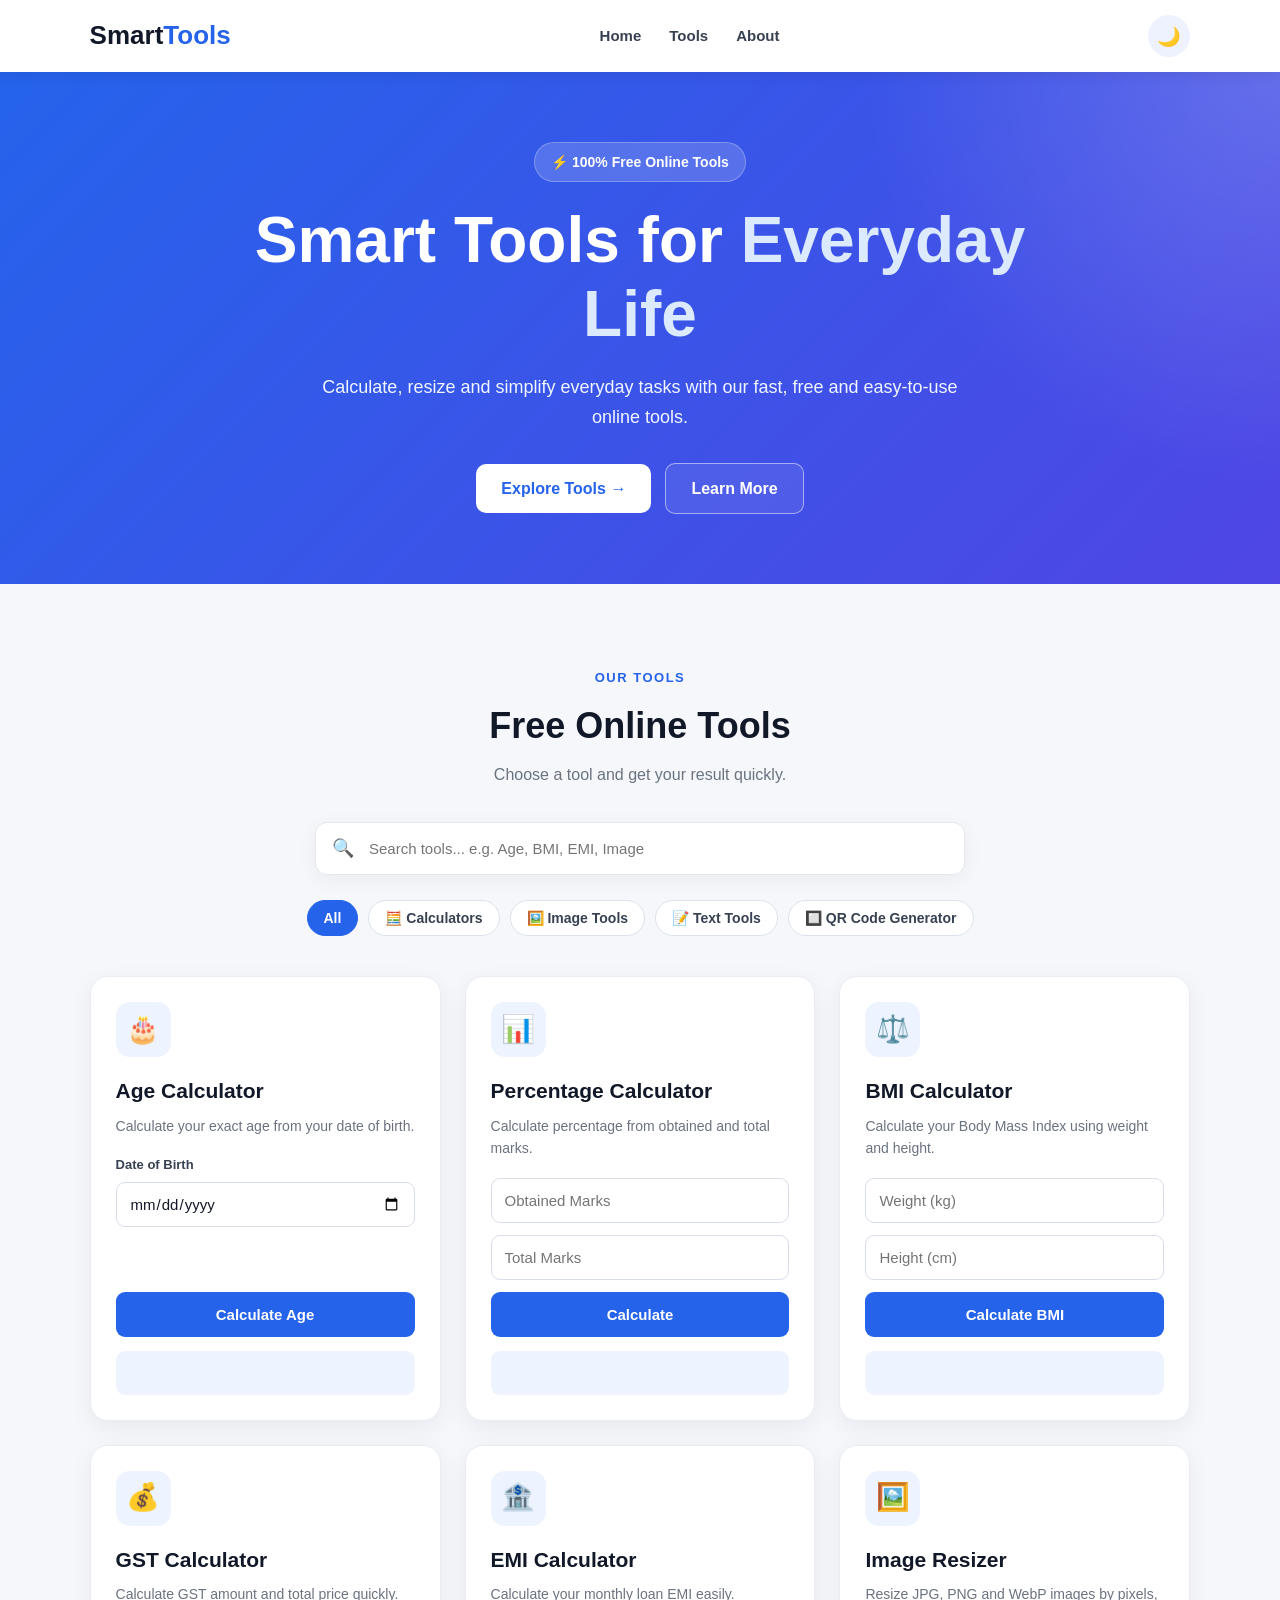
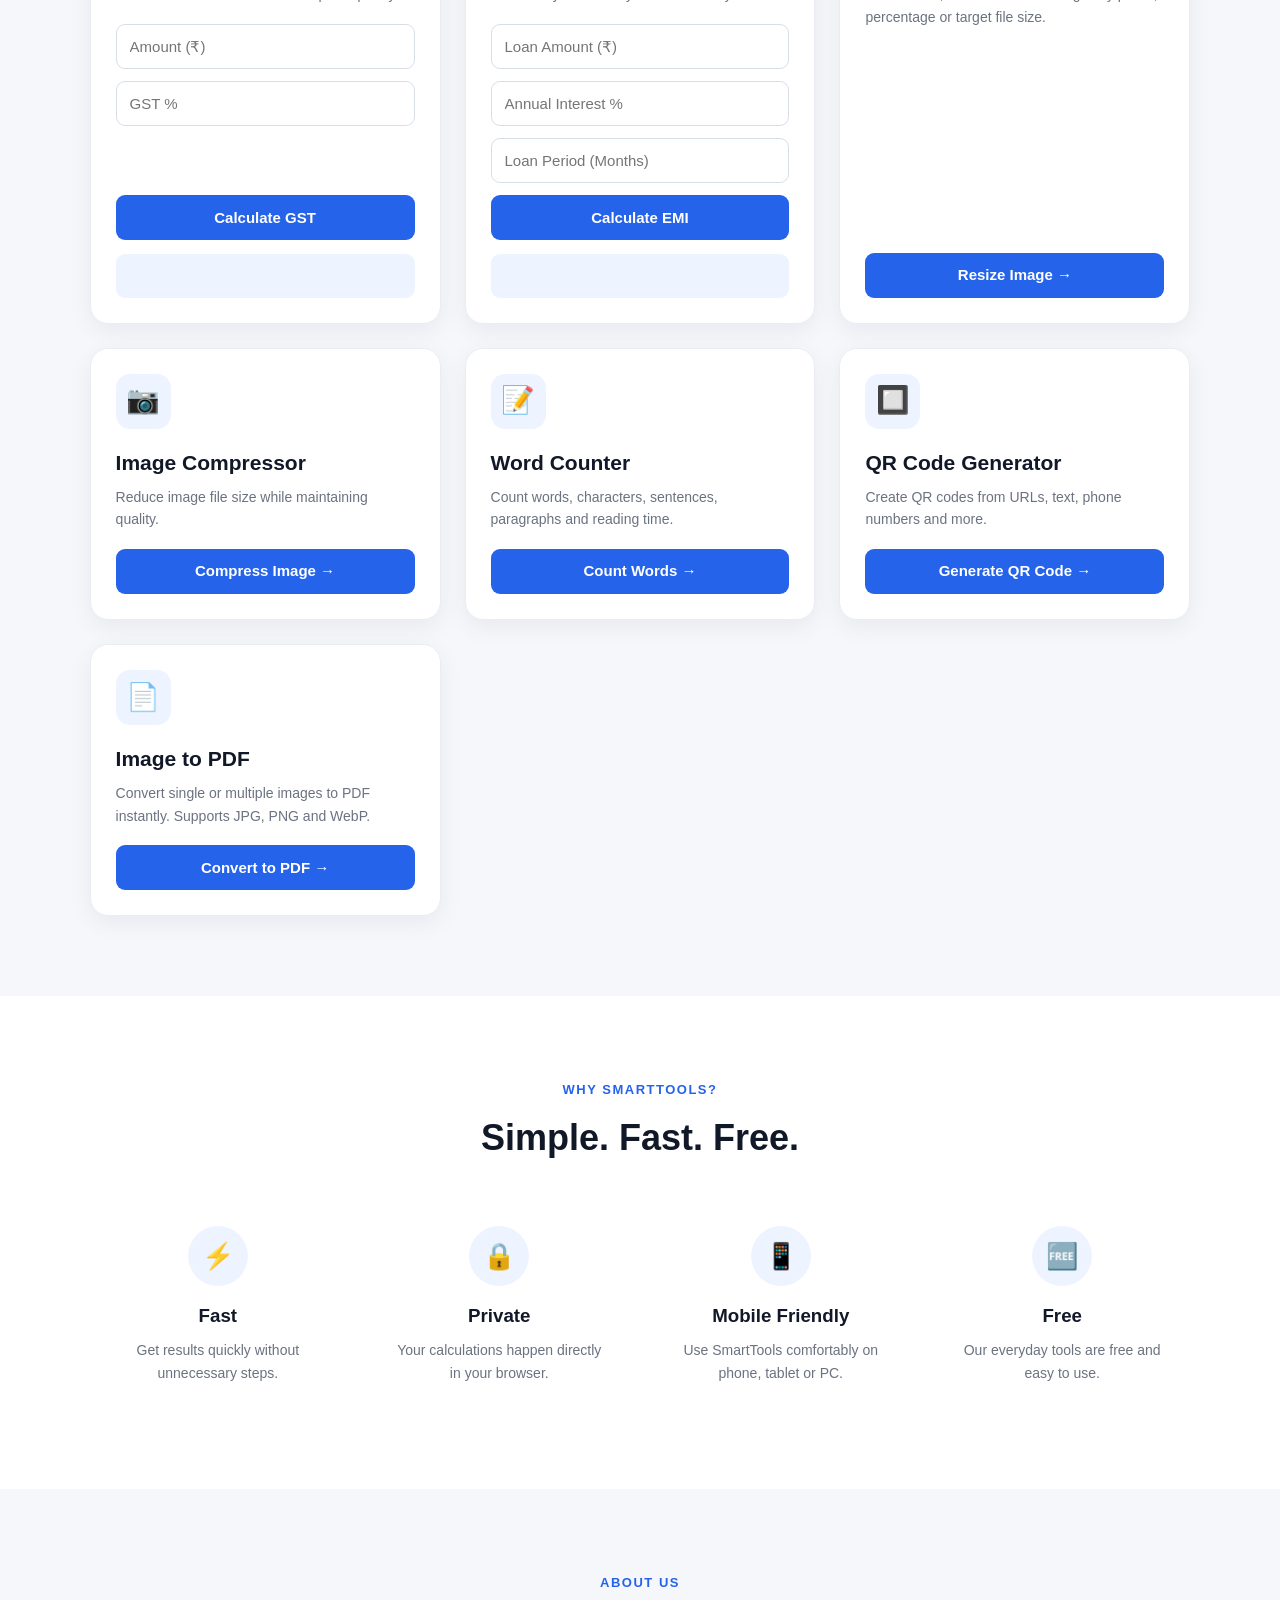
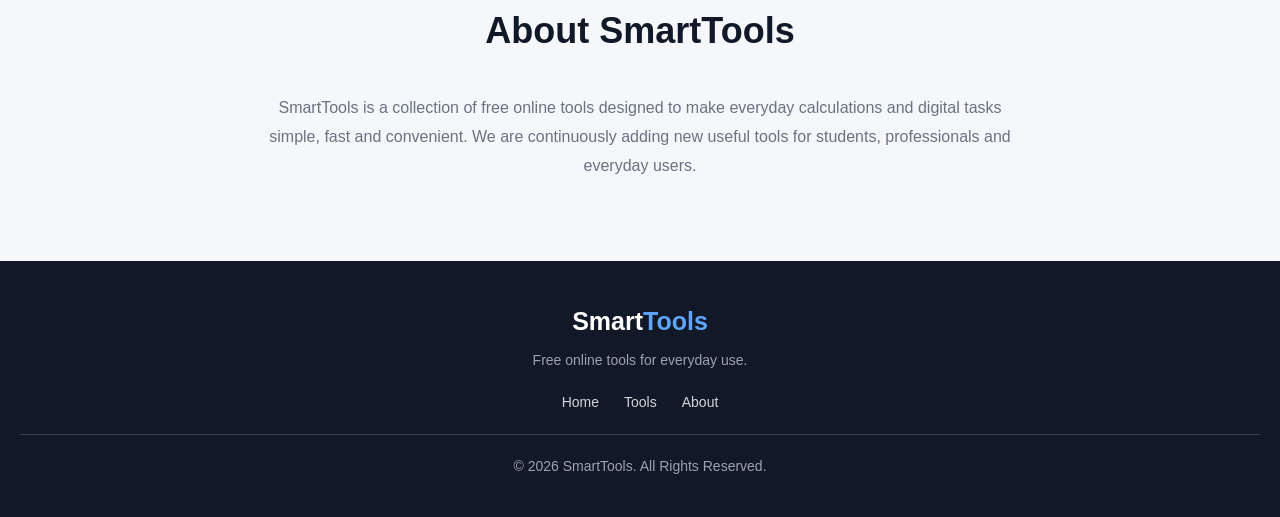
<file: index.html>
<!DOCTYPE html>
<html lang="en">
<head>
   <!-- Google tag (gtag.js) -->
<script async src="https://www.googletagmanager.com/gtag/js?id=G-3SDNC27G0D"></script>
<script>
  window.dataLayer = window.dataLayer || [];
  function gtag(){dataLayer.push(arguments);}
  gtag('js', new Date());

  gtag('config', 'G-3SDNC27G0D');
</script>
    <meta charset="UTF-8">
    <meta name="viewport" content="width=device-width, initial-scale=1.0">
    <title>SmartTools - Free Online Tools & Calculators</title>
    <meta name="description" content="SmartTools offers free online calculators and useful tools including Age Calculator, Percentage Calculator, BMI Calculator, GST Calculator, EMI Calculator and Image Resizer.">
    <meta name="keywords" content="free online tools, age calculator, percentage calculator, BMI calculator, GST calculator, EMI calculator, image resizer">
    <meta name="google-site-verification" content="vYD-FMPCi98MsYPl840Vt26KMnVEyKm_4U9jIz-tkjM"/>
    <meta name="robots" content="index, follow">
    <meta property="og:title" content="SmartTools - Free Online Tools & Calculators">
    <meta property="og:description" content="SmartTools offers free online calculators and useful tools including Age Calculator, BMI Calculator, GST Calculator, EMI Calculator and Image Resizer.">
    <meta property="og:url" content="https://satishkrsingh123.github.io/Smart-tools---Free-Online-Tools/">
    <meta property="og:type" content="website">
    <link rel="canonical" href="https://satishkrsingh123.github.io/Smart-tools---Free-Online-Tools/">
    <meta name="theme-color" content="#2563eb">
    <link rel="stylesheet" href="style.css">
</head>

<body>

    <!-- ================= HEADER ================= -->

    <header class="header">

        <a href="#home" class="logo">
            Smart<span>Tools</span>
        </a>

        <nav>
            <a href="#home">Home</a>
            <a href="#tools">Tools</a>
            <a href="#about">About</a>
        </nav>

        <button
            class="theme-btn"
            id="themeBtn"
            type="button"
            title="Toggle dark mode"
            aria-label="Toggle dark mode">
            🌙
        </button>

    </header>


    <!-- ================= HERO ================= -->

    <section class="hero" id="home">

        <div class="hero-content">

            <div class="badge">
                ⚡ 100% Free Online Tools
            </div>

            <h1>
                Smart Tools for <span>Everyday Life</span>
            </h1>

            <p>
                Calculate, resize and simplify everyday tasks
                with our fast, free and easy-to-use online tools.
            </p>

            <div class="hero-buttons">

                <a href="#tools" class="main-btn">
                    Explore Tools →
                </a>

                <a href="#about" class="secondary-btn">
                    Learn More
                </a>

            </div>

        </div>

    </section>


    <!-- ================= TOOLS ================= -->

    <section class="tools-section" id="tools">

        <div class="section-heading">

            <span>OUR TOOLS</span>

            <h2>
                Free Online Tools
            </h2>

            <p>
                Choose a tool and get your result quickly.
            </p>

        </div>


        <!-- SEARCH -->

        <div class="search-box">

            <span>🔍</span>

            <input
                type="search"
                id="toolSearch"
                placeholder="Search tools... e.g. Age, BMI, EMI, Image"
                autocomplete="off">

        </div>


        <!-- CATEGORIES -->

        <div class="categories">

            <button
                type="button"
                class="category active"
                data-category="all">
                All
            </button>

            <button
                type="button"
                class="category"
                data-category="calculator">
                🧮 Calculators
            </button>

            <button
                type="button"
                class="category"
                data-category="image">
                🖼️ Image Tools
            </button>

            <button
                type="button"
                class="category"
                data-category="text">
                📝 Text Tools
            </button>

           <button
    type="button"
    class="category"
    data-category="other">
    🔲 QR Code Generator
</button>
        </div>


        <!-- ================= TOOL CARDS ================= -->

        <div class="tools-container" id="toolsContainer">


            <!-- AGE CALCULATOR -->

            <div
                class="tool-card"
                data-category="calculator"
                data-name="age calculator">

                <div class="tool-icon">
                    🎂
                </div>

                <h3>
                    Age Calculator
                </h3>

                <p>
                    Calculate your exact age from your date of birth.
                </p>

                <label for="dob">
                    Date of Birth
                </label>

                <input
                    type="date"
                    id="dob">

                <button
                    type="button"
                    onclick="calculateAge()">
                    Calculate Age
                </button>

                <div
                    class="result"
                    id="ageResult">
                </div>

            </div>


            <!-- PERCENTAGE CALCULATOR -->

            <div
                class="tool-card"
                data-category="calculator"
                data-name="percentage calculator">

                <div class="tool-icon">
                    📊
                </div>

                <h3>
                    Percentage Calculator
                </h3>

                <p>
                    Calculate percentage from obtained and total marks.
                </p>

                <input
                    type="number"
                    id="obtained"
                    placeholder="Obtained Marks"
                    min="0">

                <input
                    type="number"
                    id="total"
                    placeholder="Total Marks"
                    min="1">

                <button
                    type="button"
                    onclick="calculatePercentage()">
                    Calculate
                </button>

                <div
                    class="result"
                    id="percentageResult">
                </div>

            </div>


            <!-- BMI CALCULATOR -->

            <div
                class="tool-card"
                data-category="calculator"
                data-name="bmi calculator">

                <div class="tool-icon">
                    ⚖️
                </div>

                <h3>
                    BMI Calculator
                </h3>

                <p>
                    Calculate your Body Mass Index using weight and height.
                </p>

                <input
                    type="number"
                    id="weight"
                    placeholder="Weight (kg)"
                    min="1">

                <input
                    type="number"
                    id="height"
                    placeholder="Height (cm)"
                    min="1">

                <button
                    type="button"
                    onclick="calculateBMI()">
                    Calculate BMI
                </button>

                <div
                    class="result"
                    id="bmiResult">
                </div>

            </div>


            <!-- GST CALCULATOR -->

            <div
                class="tool-card"
                data-category="calculator"
                data-name="gst calculator">

                <div class="tool-icon">
                    💰
                </div>

                <h3>
                    GST Calculator
                </h3>

                <p>
                    Calculate GST amount and total price quickly.
                </p>

                <input
                    type="number"
                    id="amount"
                    placeholder="Amount (₹)"
                    min="0">

                <input
                    type="number"
                    id="gst"
                    placeholder="GST %"
                    min="0">

                <button
                    type="button"
                    onclick="calculateGST()">
                    Calculate GST
                </button>

                <div
                    class="result"
                    id="gstResult">
                </div>

            </div>


            <!-- EMI CALCULATOR -->

            <div
                class="tool-card"
                data-category="calculator"
                data-name="emi calculator">

                <div class="tool-icon">
                    🏦
                </div>

                <h3>
                    EMI Calculator
                </h3>

                <p>
                    Calculate your monthly loan EMI easily.
                </p>

                <input
                    type="number"
                    id="loan"
                    placeholder="Loan Amount (₹)"
                    min="1">

                <input
                    type="number"
                    id="interest"
                    placeholder="Annual Interest %"
                    min="0">

                <input
                    type="number"
                    id="months"
                    placeholder="Loan Period (Months)"
                    min="1">

                <button
                    type="button"
                    onclick="calculateEMI()">
                    Calculate EMI
                </button>

                <div
                    class="result"
                    id="emiResult">
                </div>

            </div>


            <!-- IMAGE RESIZER -->

            <div
                class="tool-card image-tool"
                data-category="image"
                data-name="image resizer resize image photo resize">

                <div class="tool-icon">
                    🖼️
                </div>

                <h3>
                    Image Resizer
                </h3>

                <p>
                    Resize JPG, PNG and WebP images by pixels,
                    percentage or target file size.
                </p>

                <a
                    href="image-resizer.html"
                    class="tool-link">
                    Resize Image →
                </a>

            </div>

<!-- IMAGE COMPRESSOR -->

<div
    class="tool-card image-tool"
    data-category="image"
    data-name="image compressor compress image">

    <div class="tool-icon">
        📷
    </div>

    <h3>
        Image Compressor
    </h3>

    <p>
        Reduce image file size while maintaining quality.
    </p>

    <a
        href="image-compressor.html"
        class="tool-link">
        Compress Image →
    </a>

</div>

         <!-- WORD COUNTER -->

<div
    class="tool-card text-tool"
    data-category="text"
    data-name="word counter character counter text counter">

    <div class="tool-icon">
        📝
    </div>

    <h3>
        Word Counter
    </h3>

    <p>
        Count words, characters, sentences,
        paragraphs and reading time.
    </p>

    <a
        href="word-counter.html"
        class="tool-link">
        Count Words →
    </a>

</div>
           

         <!-- QR CODE GENERATOR -->

<div
    class="tool-card image-tool"
    data-category="other"
    data-name="qr code generator qr code">

    <div class="tool-icon">
        🔲
    </div>

    <h3>
        QR Code Generator
    </h3>

    <p>
        Create QR codes from URLs, text, phone numbers and more.
    </p>

    <a
        href="qr-code-generator.html"
        class="tool-link">
        Generate QR Code →
    </a>

</div>
           
        <!-- IMAGE TO PDF -->
<div
    class="tool-card image-tool"
    data-category="image"
    data-name="image to pdf convert image to pdf jpg to pdf png to pdf">

    <div class="tool-icon">
        📄
    </div>

    <h3>
        Image to PDF
    </h3>

    <p>
        Convert single or multiple images to PDF instantly. Supports JPG, PNG and WebP.
    </p>

    <a href="image-to-pdf.html" class="tool-link">
        Convert to PDF →
    </a>

</div>
            <!-- NO RESULTS -->

            <div
                class="no-results"
                id="noResults"
                style="display:none;">

                <div>
                    🔎
                </div>

                <h3>
                    No tools found
                </h3>

                <p>
                    Try another search term.
                </p>

            </div>

        </div>

    </section>


    <!-- ================= WHY SMARTTOOLS ================= -->

    <section class="why-section">

        <div class="section-heading">

            <span>
                WHY SMARTTOOLS?
            </span>

            <h2>
                Simple. Fast. Free.
            </h2>

        </div>


        <div class="features">


            <div class="feature">

                <div class="feature-icon">
                    ⚡
                </div>

                <h3>
                    Fast
                </h3>

                <p>
                    Get results quickly without unnecessary steps.
                </p>

            </div>


            <div class="feature">

                <div class="feature-icon">
                    🔒
                </div>

                <h3>
                    Private
                </h3>

                <p>
                    Your calculations happen directly in your browser.
                </p>

            </div>


            <div class="feature">

                <div class="feature-icon">
                    📱
                </div>

                <h3>
                    Mobile Friendly
                </h3>

                <p>
                    Use SmartTools comfortably on phone,
                    tablet or PC.
                </p>

            </div>


            <div class="feature">

                <div class="feature-icon">
                    🆓
                </div>

                <h3>
                    Free
                </h3>

                <p>
                    Our everyday tools are free and easy to use.
                </p>

            </div>

        </div>

    </section>


    <!-- ================= ABOUT ================= -->

    <section
        class="about"
        id="about">

        <div class="section-heading">

            <span>
                ABOUT US
            </span>

            <h2>
                About SmartTools
            </h2>

        </div>

        <p>
            SmartTools is a collection of free online tools
            designed to make everyday calculations and digital
            tasks simple, fast and convenient.
            We are continuously adding new useful tools
            for students, professionals and everyday users.
        </p>

    </section>


    <!-- ================= FOOTER ================= -->

    <footer>

        <div class="footer-logo">
            Smart<span>Tools</span>
        </div>

        <p>
            Free online tools for everyday use.
        </p>

        <div class="footer-links">

            <a href="#home">
                Home
            </a>

            <a href="#tools">
                Tools
            </a>

            <a href="#about">
                About
            </a>

        </div>

        <p class="copyright">
            © 2026 SmartTools. All Rights Reserved.
        </p>

    </footer>


    <!-- IMPORTANT:
         JavaScript अब अलग script.js से load होगा -->

    <script src="script.js"></script>

</body>

</html>
</file>
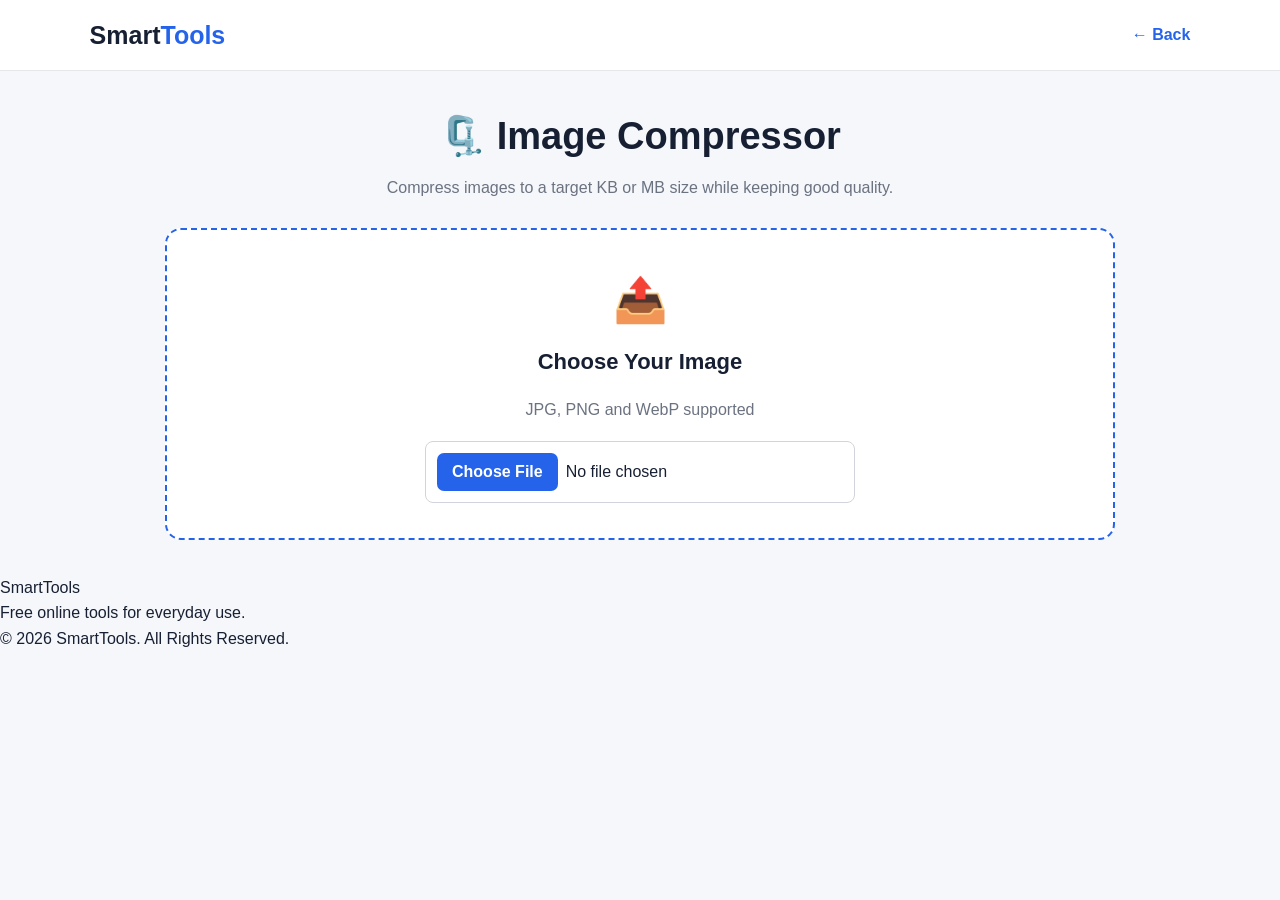
<file: image-compressor.html>
<!DOCTYPE html>
<html lang="en">
<head>
<meta charset="UTF-8">
<meta name="viewport" content="width=device-width, initial-scale=1.0">
<title>Image Compressor Online - Compress JPG, PNG, WebP Free | SmartTools</title>
<meta name="description" content="Compress images online for free. Reduce image file size to target KB or MB instantly. Supports JPG, PNG, WebP. No signup, no watermark, 100% free image compressor.">
<meta name="keywords" content="image compressor, compress image online, reduce image size, free image compressor, compress jpg online, compress png online, image size reducer, photo compressor">
<meta name="robots" content="index, follow">
<meta name="author" content="SmartTools">
<link rel="canonical" href="https://satishkrsingh123.github.io/Smart-tools---Free-Online-Tools/image-compressor.html">
<meta property="og:title" content="Image Compressor Online - Compress JPG, PNG, WebP Free | SmartTools">
<meta property="og:description" content="Compress images online for free. Reduce file size to target KB or MB. Supports JPG, PNG, WebP. No signup required.">
<meta property="og:url" content="https://satishkrsingh123.github.io/Smart-tools---Free-Online-Tools/image-compressor.html">
<meta property="og:type" content="website">
<meta property="og:site_name" content="SmartTools">
<meta name="twitter:card" content="summary">
<meta name="twitter:title" content="Image Compressor Online - Free | SmartTools">
<meta name="twitter:description" content="Compress images online for free. JPG, PNG, WebP supported. No signup required.">
<meta name="theme-color" content="#2563eb">

<style>
*{
    box-sizing:border-box;
    margin:0;
    padding:0;
}

body{
    font-family:Arial,Helvetica,sans-serif;
    background:#f5f7fb;
    color:#172033;
    line-height:1.6;
}

header{
    background:#fff;
    border-bottom:1px solid #e5e7eb;
    padding:15px 7%;
    display:flex;
    justify-content:space-between;
    align-items:center;
    position:sticky;
    top:0;
    z-index:20;
}

.logo{
    color:#172033;
    text-decoration:none;
    font-size:25px;
    font-weight:800;
}

.logo span{
    color:#2563eb;
}

.back{
    color:#2563eb;
    text-decoration:none;
    font-weight:700;
}

.container{
    width:min(950px,92%);
    margin:35px auto;
}

.hero{
    text-align:center;
    margin-bottom:28px;
}

.hero h1{
    font-size:38px;
    margin-bottom:8px;
}

.hero p{
    color:#6b7280;
}

.card{
    background:#fff;
    border-radius:16px;
    padding:24px;
    margin-bottom:20px;
    box-shadow:0 5px 20px rgba(0,0,0,.06);
}

.upload{
    background:#fff;
    border:2px dashed #2563eb;
    border-radius:16px;
    padding:35px 18px;
    text-align:center;
}

.upload-icon{
    font-size:44px;
    margin-bottom:8px;
}

.upload p{
    color:#6b7280;
    margin:5px 0 18px;
}

#imageInput{
    width:100%;
    max-width:430px;
    padding:11px;
    border:1px solid #d1d5db;
    border-radius:8px;
    background:#fff;
    font-size:16px;
}

#imageInput::file-selector-button{
    background:#2563eb;
    color:#fff;
    border:0;
    border-radius:7px;
    padding:10px 15px;
    margin-right:8px;
    font-weight:700;
    cursor:pointer;
}

.editor{
    display:none;
}

.editor.show{
    display:block;
}

.preview{
    text-align:center;
}

.preview img,
.result img{
    display:block;
    max-width:100%;
    max-height:430px;
    margin:auto;
    border-radius:10px;
}

.info{
    margin-top:14px;
    color:#555;
    line-height:1.9;
}

h2{
    font-size:22px;
    margin-bottom:18px;
}

.field{
    margin-bottom:17px;
}

.field label{
    display:block;
    font-weight:700;
    margin-bottom:7px;
}

.field input,
.field select{
    width:100%;
    padding:12px;
    border:1px solid #d1d5db;
    border-radius:8px;
    font-size:16px;
    background:#fff;
    color:#172033;
}

.field input:focus,
.field select:focus{
    outline:none;
    border-color:#2563eb;
}

.target-row{
    display:grid;
    grid-template-columns:1fr 120px;
    gap:10px;
}

.field small{
    display:block;
    margin-top:6px;
    color:#6b7280;
}

.switch-row{
    display:flex;
    justify-content:space-between;
    align-items:center;
    gap:15px;
    padding:13px;
    border:1px solid #e5e7eb;
    border-radius:9px;
    margin-bottom:15px;
}

.switch-text strong{
    display:block;
}

.switch-text small{
    color:#6b7280;
}

.switch{
    position:relative;
    width:50px;
    height:28px;
    flex:none;
}

.switch input{
    opacity:0;
    width:0;
    height:0;
}

.slider{
    position:absolute;
    inset:0;
    background:#d1d5db;
    border-radius:30px;
    cursor:pointer;
}

.slider::before{
    content:"";
    position:absolute;
    width:22px;
    height:22px;
    left:3px;
    top:3px;
    background:#fff;
    border-radius:50%;
    transition:.2s;
}

.switch input:checked + .slider{
    background:#2563eb;
}

.switch input:checked + .slider::before{
    transform:translateX(22px);
}

.advanced-toggle{
    width:100%;
    border:1px solid #d1d5db;
    background:#fff;
    padding:12px;
    border-radius:8px;
    font-weight:700;
    cursor:pointer;
}

.advanced{
    display:none;
    margin-top:15px;
}

.advanced.show{
    display:block;
}

.actions{
    display:flex;
    gap:12px;
    flex-wrap:wrap;
    margin-top:20px;
}

.btn{
    border:0;
    border-radius:8px;
    padding:13px 20px;
    font-size:16px;
    font-weight:700;
    cursor:pointer;
}

.primary{
    background:#2563eb;
    color:#fff;
}

.secondary{
    background:#e5e7eb;
    color:#111827;
}

.btn:disabled{
    opacity:.6;
    cursor:not-allowed;
}

.progress{
    display:none;
    margin-top:18px;
}

.progress.show{
    display:block;
}

.progress-bar{
    height:9px;
    width:100%;
    background:#e5e7eb;
    border-radius:20px;
    overflow:hidden;
}

.progress-fill{
    width:0%;
    height:100%;
    background:#2563eb;
    transition:width .2s;
}

.progress-text{
    margin-top:7px;
    font-size:14px;
    color:#6b7280;
}

.result{
    display:none;
    text-align:center;
}

.result.show{
    display:block;
}

.result-info{
    margin:16px 0;
    line-height:2;
}

.saved{
    color:#16a34a;
    font-size:20px;
    font-weight:800;
    margin:10px 0 18px;
}

.download{
    display:inline-block;
    text-decoration:none;
}

.message{
    margin-top:15px;
    padding:11px;
    border-radius:8px;
    background:#eff6ff;
    color:#1d4ed8;
    font-size:14px;
}

.message.error{
    background:#fef2f2;
    color:#b91c1c;
}

.message.warn{
    background:#fff7ed;
    color:#9a3412;
}

@media(max-width:650px){
    header{ padding:14px 5%; }
    .logo{ font-size:21px; }
    .hero h1{ font-size:30px; }
    .container{ width:92%; margin:25px auto; }
    .card{ padding:19px; }
    .target-row{ grid-template-columns:1fr; }
    .actions{ flex-direction:column; }
    .btn{ width:100%; }
}
</style>
</head>

<body>

<header>
<a href="index.html" class="logo">Smart<span>Tools</span></a>
<a href="index.html" class="back">← Back</a>
</header>

<main class="container">

<div class="hero">
<h1>🗜️ Image Compressor</h1>
<p>Compress images to a target KB or MB size while keeping good quality.</p>
</div>

<div class="upload">
<div class="upload-icon">📤</div>
<h2>Choose Your Image</h2>
<p>JPG, PNG and WebP supported</p>
<input type="file" id="imageInput" accept="image/jpeg,image/png,image/webp">
</div>

<section id="editor" class="editor">

<div class="card preview">
<h2>Original Image</h2>
<img id="previewImage" alt="Original image">
<div id="originalInfo" class="info"></div>
</div>

<div class="card">
<h2>Compression Settings</h2>

<div class="field">
<label for="mode">Compression Mode</label>
<select id="mode">
<option value="target">Target File Size</option>
<option value="quality">Quality Based</option>
</select>
</div>

<div id="targetSettings">
<div class="field">
<label>Target File Size</label>
<div class="target-row">
<input type="number" id="targetSize" min="1" step="0.1" placeholder="Example: 500" inputmode="decimal">
<select id="targetUnit">
<option value="KB">KB</option>
<option value="MB">MB</option>
</select>
</div>
<small>The tool searches for the closest practical result to your target.</small>
</div>
</div>

<div id="qualitySettings" style="display:none;">
<div class="field">
<label>Quality: <span id="qualityValue">80%</span></label>
<input type="range" id="quality" min="10" max="100" value="80">
</div>
</div>

<button type="button" id="advancedToggle" class="advanced-toggle">⚙️ Advanced Options</button>

<div id="advancedOptions" class="advanced">
<div class="field">
<label>Output Format</label>
<select id="format">
<option value="auto">Automatic</option>
<option value="image/jpeg">JPG</option>
<option value="image/webp">WebP</option>
</select>
</div>

<div class="switch-row">
<div class="switch-text">
<strong>Allow Dimension Reduction</strong>
<small>If quality alone cannot reach the target, dimensions can be reduced.</small>
</div>
<label class="switch">
<input type="checkbox" id="allowResize" checked>
<span class="slider"></span>
</label>
</div>
</div>

<div class="actions">
<button type="button" id="compressBtn" class="btn primary">Compress Image</button>
<button type="button" id="anotherBtn" class="btn secondary">Choose Another Image</button>
</div>

<div id="progress" class="progress">
<div class="progress-bar">
<div id="progressFill" class="progress-fill"></div>
</div>
<div id="progressText" class="progress-text">Preparing...</div>
</div>

</div>

<div id="result" class="card result">
<h2>Compressed Image</h2>
<img id="resultImage" alt="Compressed image">
<div id="resultInfo" class="result-info"></div>
<div id="savedText" class="saved"></div>
<a id="downloadBtn" class="btn primary download" download="smarttools-compressed-image.jpg">⬇️ Download Compressed Image</a>
<div id="message" class="message"></div>
</div>

</section>
</main>

<footer>
<div>Smart<span>Tools</span></div>
<p>Free online tools for everyday use.</p>
<p>© 2026 SmartTools. All Rights Reserved.</p>
</footer>

<script>
"use strict";

const imageInput = document.getElementById("imageInput");
const editor = document.getElementById("editor");
const previewImage = document.getElementById("previewImage");
const originalInfo = document.getElementById("originalInfo");
const mode = document.getElementById("mode");
const targetSettings = document.getElementById("targetSettings");
const qualitySettings = document.getElementById("qualitySettings");
const targetSizeInput = document.getElementById("targetSize");
const targetUnit = document.getElementById("targetUnit");
const qualityInput = document.getElementById("quality");
const qualityValue = document.getElementById("qualityValue");
const advancedToggle = document.getElementById("advancedToggle");
const advancedOptions = document.getElementById("advancedOptions");
const formatSelect = document.getElementById("format");
const allowResize = document.getElementById("allowResize");
const compressBtn = document.getElementById("compressBtn");
const anotherBtn = document.getElementById("anotherBtn");
const progress = document.getElementById("progress");
const progressFill = document.getElementById("progressFill");
const progressText = document.getElementById("progressText");
const result = document.getElementById("result");
const resultImage = document.getElementById("resultImage");
const resultInfo = document.getElementById("resultInfo");
const savedText = document.getElementById("savedText");
const downloadBtn = document.getElementById("downloadBtn");
const message = document.getElementById("message");

let sourceImage = null;
let sourceFile = null;
let sourceURL = null;
let outputURL = null;
let sourceWidth = 0;
let sourceHeight = 0;

const MAX_PIXELS = 24000000;

imageInput.addEventListener("change", function(){
    const file = imageInput.files && imageInput.files[0];
    if(!file){ return; }
    const allowed = ["image/jpeg","image/png","image/webp"];
    if(!allowed.includes(file.type)){
        showMessage("Please select a JPG, PNG or WebP image.","error");
        imageInput.value = "";
        return;
    }
    loadImage(file);
});

function loadImage(file){
    cleanupURLs();
    sourceFile = file;
    sourceURL = URL.createObjectURL(file);
    const img = new Image();
    img.onload = function(){
        sourceImage = img;
        sourceWidth = img.naturalWidth;
        sourceHeight = img.naturalHeight;
        previewImage.src = sourceURL;
        originalInfo.innerHTML = "Dimensions: <strong>" + sourceWidth + " × " + sourceHeight + " px</strong><br>Original size: <strong>" + formatBytes(file.size) + "</strong><br>Format: <strong>" + file.type.replace("image/","").toUpperCase() + "</strong>";
        editor.classList.add("show");
        result.classList.remove("show");
        setProgress(0,"");
        showMessage("","normal");
    };
    img.onerror = function(){
        showMessage("Unable to load this image. Please choose another image.","error");
    };
    img.src = sourceURL;
}

mode.addEventListener("change", function(){
    if(mode.value === "target"){
        targetSettings.style.display = "block";
        qualitySettings.style.display = "none";
    }else{
        targetSettings.style.display = "none";
        qualitySettings.style.display = "block";
    }
});

qualityInput.addEventListener("input", function(){
    qualityValue.textContent = qualityInput.value + "%";
});

advancedToggle.addEventListener("click", function(){
    advancedOptions.classList.toggle("show");
    advancedToggle.textContent = advancedOptions.classList.contains("show") ? "⚙️ Hide Advanced Options" : "⚙️ Advanced Options";
});

anotherBtn.addEventListener("click", function(){
    imageInput.value = "";
    imageInput.click();
});

function getTargetBytes(){
    const value = Number(targetSizeInput.value);
    if(!Number.isFinite(value) || value <= 0){ return 0; }
    return targetUnit.value === "MB" ? value * 1024 * 1024 : value * 1024;
}

function getOutputFormat(){
    if(formatSelect.value !== "auto"){ return formatSelect.value; }
    if(sourceFile.type === "image/webp"){ return "image/webp"; }
    return "image/jpeg";
}

function safeDimensions(width, height){
    width = Math.max(1, Math.round(width));
    height = Math.max(1, Math.round(height));
    const pixels = width * height;
    if(pixels <= MAX_PIXELS){ return {width, height}; }
    const scale = Math.sqrt(MAX_PIXELS / pixels);
    return { width: Math.max(1, Math.floor(width * scale)), height: Math.max(1, Math.floor(height * scale)) };
}

function encodeImage(width, height, type, quality){
    return new Promise(function(resolve){
        const safe = safeDimensions(width, height);
        const canvas = document.createElement("canvas");
        canvas.width = safe.width;
        canvas.height = safe.height;
        const ctx = canvas.getContext("2d");
        if(!ctx){ resolve(null); return; }
        ctx.imageSmoothingEnabled = true;
        ctx.imageSmoothingQuality = "high";
        if(type === "image/jpeg"){
            ctx.fillStyle = "#ffffff";
            ctx.fillRect(0, 0, safe.width, safe.height);
        }
        ctx.drawImage(sourceImage, 0, 0, safe.width, safe.height);
        canvas.toBlob(function(blob){
            if(!blob){ resolve(null); return; }
            resolve({ blob:blob, width:safe.width, height:safe.height, quality:quality });
        }, type, quality);
    });
}

function chooseClosest(below, above, target){
    if(!below){ return above; }
    if(!above){ return below; }
    const belowDifference = Math.abs(below.blob.size - target);
    const aboveDifference = Math.abs(above.blob.size - target);
    return (belowDifference <= aboveDifference) ? below : above;
}

async function findClosestQuality(target, type, width, height){
    let below = null; let above = null;
    const qualityPoints = [0.10,0.20,0.30,0.40,0.50,0.60,0.70,0.80,0.90,1.00];
    for(let i = 0; i < qualityPoints.length; i++){
        const q = qualityPoints[i];
        const candidate = await encodeImage(width, height, type, q);
        if(!candidate){ continue; }
        const size = candidate.blob.size;
        if(size <= target){
            if(!below || size > below.blob.size){ below = candidate; }
        }else{
            if(!above || size < above.blob.size){ above = candidate; }
        }
        setProgress(15 + Math.round((i + 1) / qualityPoints.length * 25), "Checking compression levels...");
    }
    if(!below){ return above; }
    if(!above){ return below; }
    let low = below.quality; let high = above.quality;
    let best = chooseClosest(below, above, target);
    for(let i = 0; i < 10; i++){
        const middle = (low + high) / 2;
        const candidate = await encodeImage(width, height, type, middle);
        if(!candidate){ continue; }
        const size = candidate.blob.size;
        if(size <= target){
            if(!below || size > below.blob.size){ below = candidate; }
            low = middle;
        }else{
            if(!above || size < above.blob.size){ above = candidate; }
            high = middle;
        }
        best = chooseClosest(below, above, target);
        if(Math.abs(best.blob.size - target) <= target * 0.01){ break; }
        setProgress(40 + Math.round((i + 1) / 10 * 25), "Fine-tuning target size...");
    }
    return best;
}

async function optimizeTarget(target, type){
    let width = sourceWidth; let height = sourceHeight;
    let best = await findClosestQuality(target, type, width, height);
    if(!best){ return null; }
    const initialDifference = Math.abs(best.blob.size - target);
    if(initialDifference <= target * 0.03){ return best; }
    if(best.blob.size > target && allowResize.checked){
        let currentWidth = width; let currentHeight = height;
        for(let pass = 0; pass < 5; pass++){
            const scale = Math.sqrt(target / Math.max(1, best.blob.size));
            const safeScale = Math.max(0.60, Math.min(0.92, scale));
            currentWidth = Math.max(320, Math.round(currentWidth * safeScale));
            currentHeight = Math.max(320, Math.round(currentHeight * safeScale));
            const candidate = await findClosestQuality(target, type, currentWidth, currentHeight);
            if(!candidate){ break; }
            if(Math.abs(candidate.blob.size - target) < Math.abs(best.blob.size - target)){ best = candidate; }
            if(Math.abs(best.blob.size - target) <= target * 0.02){ break; }
            setProgress(68 + Math.round((pass + 1) / 5 * 18), "Optimizing dimensions...");
        }
    }
    return best;
}

compressBtn.addEventListener("click", async function(){
    if(!sourceImage || !sourceFile){ showMessage("Please choose an image first.","error"); return; }
    compressBtn.disabled = true;
    compressBtn.textContent = "Processing...";
    progress.classList.add("show");
    setProgress(5,"Preparing image...");
    try{
        const type = getOutputFormat();
        let output = null;
        if(mode.value === "quality"){
            output = await encodeImage(sourceWidth, sourceHeight, type, Number(qualityInput.value) / 100);
        }else{
            const target = getTargetBytes();
            if(!target){ throw new Error("Please enter a valid KB or MB target size."); }
            if(sourceFile.size <= target){
                const sameImage = await encodeImage(sourceWidth, sourceHeight, type, 0.95);
                if(sameImage && sameImage.blob.size < sourceFile.size){ output = sameImage; }
                else{ output = { blob:sourceFile, width:sourceWidth, height:sourceHeight, quality:1 }; }
                showMessage("The original image is already smaller than the target, so it was not artificially enlarged.","normal");
            }else{
                output = await optimizeTarget(target, type);
            }
        }
        if(!output || !output.blob){ throw new Error("Unable to create compressed image."); }
        if(output.blob.size > sourceFile.size){
            const fallback = await encodeImage(sourceWidth, sourceHeight, type, 0.60);
            if(fallback && fallback.blob.size < output.blob.size){ output = fallback; }
            if(output.blob.size > sourceFile.size){ output = { blob:sourceFile, width:sourceWidth, height:sourceHeight, quality:1 }; }
        }
        setProgress(92,"Finalizing...");
        if(outputURL){ URL.revokeObjectURL(outputURL); }
        outputURL = URL.createObjectURL(output.blob);
        resultImage.src = outputURL;
        const extension = type === "image/webp" ? "webp" : "jpg";
        downloadBtn.href = outputURL;
        downloadBtn.download = "smarttools-compressed-image." + extension;
        const originalSize = sourceFile.size;
        const finalSize = output.blob.size;
        const saved = Math.max(0, (1 - finalSize / originalSize) * 100);
        resultInfo.innerHTML = "Original size: <strong>" + formatBytes(originalSize) + "</strong><br>Final size: <strong>" + formatBytes(finalSize) + "</strong><br>Original dimensions: <strong>" + sourceWidth + " × " + sourceHeight + " px</strong><br>Final dimensions: <strong>" + output.width + " × " + output.height + " px</strong><br>Output format: <strong>" + extension.toUpperCase() + "</strong>";
        savedText.textContent = saved > 0 ? "Saved " + saved.toFixed(1) + "%" : "No size reduction";
        result.classList.add("show");
        if(mode.value === "target"){
            const target = getTargetBytes();
            const difference = Math.abs(finalSize - target);
            const differencePercent = difference / target * 100;
            if(differencePercent <= 2){ showMessage("✓ Excellent: output is " + formatBytes(finalSize) + " for target " + formatBytes(target) + ".","normal"); }
            else if(differencePercent <= 5){ showMessage("✓ Very close: output is " + formatBytes(finalSize) + " for target " + formatBytes(target) + ".","normal"); }
            else{ showMessage("Closest practical result: " + formatBytes(finalSize) + " for target " + formatBytes(target) + ". Some images cannot be encoded to an exact byte size by the browser.","warn"); }
        }else{
            showMessage("✓ Image compressed successfully.","normal");
        }
        setProgress(100,"Compression complete!");
        setTimeout(function(){ result.scrollIntoView({ behavior:"smooth", block:"start" }); }, 100);
    }
    catch(error){
        console.error("Compressor Error:", error);
        showMessage(error.message || "Something went wrong while compressing the image.","error");
    }
    finally{
        compressBtn.disabled = false;
        compressBtn.textContent = "Compress Image";
    }
});

function setProgress(percent, text){
    progressFill.style.width = percent + "%";
    progressText.textContent = text;
}

function showMessage(text, type){
    message.textContent = text;
    if(type === "error"){ message.className = "message error"; }
    else if(type === "warn"){ message.className = "message warn"; }
    else{ message.className = "message"; }
}

function formatBytes(bytes){
    if(bytes < 1024){ return bytes.toFixed(0) + " Bytes"; }
    if(bytes < 1024 * 1024){ return (bytes / 1024).toFixed(2) + " KB"; }
    return (bytes / (1024 * 1024)).toFixed(2) + " MB";
}

function cleanupURLs(){
    if(sourceURL){ URL.revokeObjectURL(sourceURL); sourceURL = null; }
    if(outputURL){ URL.revokeObjectURL(outputURL); outputURL = null; }
}

window.addEventListener("beforeunload", cleanupURLs);
</script>

</body>
</html>
</file>
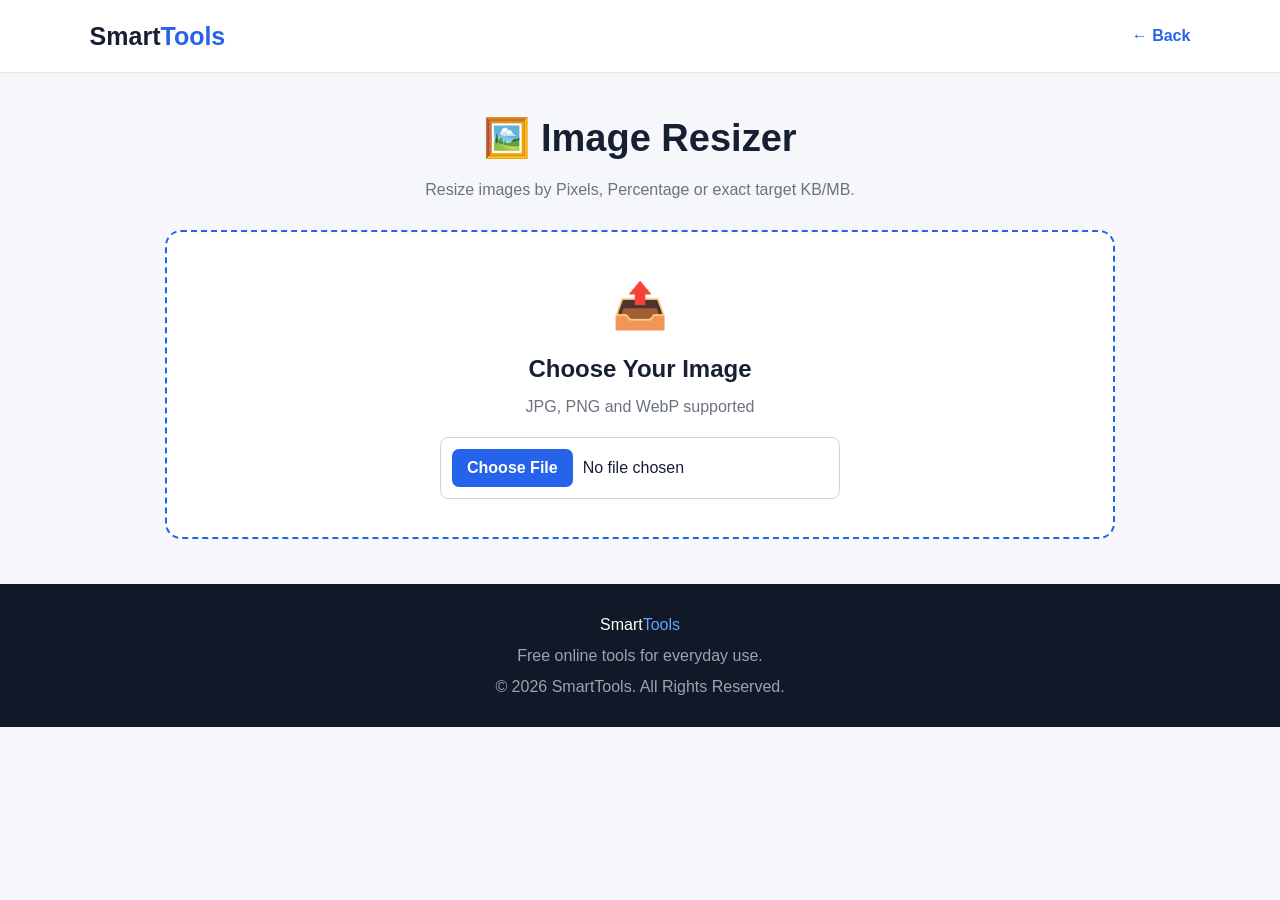
<file: image-resizer.html>
<!DOCTYPE html>
<html lang="en">
<head>
<meta charset="UTF-8">
<meta name="viewport" content="width=device-width,initial-scale=1.0">
<title>Image Resizer Online - Resize JPG, PNG, WebP Free | SmartTools</title>
<meta name="description" content="Resize images online for free. Change image width, height and file size instantly. Supports JPG, PNG, WebP formats. No signup, no watermark, 100% free image resizer tool.">
<meta name="keywords" content="image resizer, resize image online, free image resizer, resize jpg online, resize png online, change image size, image width height changer, photo resizer">
<meta name="robots" content="index, follow">
<meta name="author" content="SmartTools">
<link rel="canonical" href="https://satishkrsingh123.github.io/Smart-tools---Free-Online-Tools/image-resizer.html">
<meta property="og:title" content="Image Resizer Online - Resize JPG, PNG, WebP Free | SmartTools">
<meta property="og:description" content="Resize images online for free. Change image width and height instantly. Supports JPG, PNG, WebP. No signup required.">
<meta property="og:url" content="https://satishkrsingh123.github.io/Smart-tools---Free-Online-Tools/image-resizer.html">
<meta property="og:type" content="website">
<meta property="og:site_name" content="SmartTools">
<meta name="twitter:card" content="summary">
<meta name="twitter:title" content="Image Resizer Online - Free | SmartTools">
<meta name="twitter:description" content="Resize images online for free. JPG, PNG, WebP supported. No signup required.">
<meta name="theme-color" content="#2563eb">

<style>
*{box-sizing:border-box;margin:0;padding:0}

body{
    font-family:Arial,Helvetica,sans-serif;
    background:#f5f7fb;
    color:#172033;
    line-height:1.6
}

header{
    background:#fff;
    border-bottom:1px solid #e5e7eb;
    padding:16px 7%;
    display:flex;
    justify-content:space-between;
    align-items:center;
    position:sticky;
    top:0;
    z-index:10
}

.logo{
    text-decoration:none;
    color:#172033;
    font-size:25px;
    font-weight:800
}

.logo span{color:#2563eb}

.back{
    color:#2563eb;
    text-decoration:none;
    font-weight:700
}

.container{
    width:min(950px,92%);
    margin:35px auto
}

.hero{text-align:center;margin-bottom:28px}

.hero h1{
    font-size:38px;
    margin-bottom:8px
}

.hero p{color:#6b7280}

.card{
    background:#fff;
    border-radius:16px;
    padding:25px;
    margin-bottom:22px;
    box-shadow:0 5px 20px rgba(0,0,0,.06)
}

.upload{
    border:2px dashed #2563eb;
    text-align:center;
    padding:38px 20px;
    border-radius:16px;
    background:#fff
}

.upload-icon{
    font-size:45px;
    margin-bottom:8px
}

.upload p{
    color:#6b7280;
    margin:5px 0 18px
}

#imageInput{
    width:100%;
    max-width:400px;
    padding:11px;
    border:1px solid #d1d5db;
    border-radius:8px;
    background:#fff;
    font-size:16px
}

#imageInput::file-selector-button{
    background:#2563eb;
    color:#fff;
    border:0;
    border-radius:7px;
    padding:10px 15px;
    margin-right:10px;
    font-weight:700
}

.editor{display:none}
.editor.show{display:block}

.preview{text-align:center}

.preview img,
.result img{
    max-width:100%;
    max-height:450px;
    display:block;
    margin:auto;
    border-radius:10px
}

.info{
    margin-top:15px;
    color:#555;
    line-height:1.8
}

.card h2{
    margin-bottom:18px;
    font-size:22px
}

.modes{
    display:flex;
    gap:10px;
    flex-wrap:wrap;
    margin-bottom:20px
}

.mode{
    padding:10px 17px;
    border:1px solid #2563eb;
    border-radius:8px;
    background:#fff;
    color:#2563eb;
    font-weight:700;
    cursor:pointer
}

.mode.active{
    background:#2563eb;
    color:#fff
}

.grid{
    display:grid;
    grid-template-columns:1fr 1fr;
    gap:15px
}

.field{margin-bottom:17px}

.field label{
    display:block;
    font-weight:700;
    margin-bottom:7px
}

.field input,
.field select{
    width:100%;
    padding:12px;
    border:1px solid #d1d5db;
    border-radius:8px;
    font-size:16px;
    background:#fff
}

.field input:focus,
.field select:focus{
    outline:none;
    border-color:#2563eb
}

.target-row{
    display:grid;
    grid-template-columns:1fr 120px;
    gap:10px
}

.field small{
    display:block;
    color:#6b7280;
    margin-top:6px
}

.actions{
    display:flex;
    gap:12px;
    margin-top:10px;
    flex-wrap:wrap
}

.btn{
    border:0;
    border-radius:8px;
    padding:13px 20px;
    font-size:16px;
    font-weight:700;
    cursor:pointer
}

.primary{
    background:#2563eb;
    color:#fff
}

.secondary{
    background:#e5e7eb;
    color:#111827
}

.btn:disabled{
    opacity:.6;
    cursor:not-allowed
}

.result{
    display:none;
    text-align:center
}

.result.show{display:block}

.result-info{
    margin:18px 0;
    line-height:1.9
}

.download{
    display:inline-block;
    text-decoration:none
}

.message{
    margin-top:15px;
    padding:12px;
    border-radius:8px;
    background:#eff6ff;
    color:#1d4ed8;
    font-size:14px
}

.error{
    background:#fef2f2;
    color:#b91c1c
}

footer{
    margin-top:45px;
    background:#111827;
    color:#fff;
    text-align:center;
    padding:28px 20px
}

footer span{color:#60a5fa}

footer p{
    color:#9ca3af;
    margin-top:5px
}

@media(max-width:650px){

    header{padding:14px 5%}

    .logo{font-size:21px}

    .hero h1{font-size:30px}

    .container{
        width:92%;
        margin:25px auto
    }

    .card{padding:20px}

    .grid{
        grid-template-columns:1fr
    }

    .target-row{
        grid-template-columns:1fr
    }

    .modes{
        display:grid;
        grid-template-columns:1fr
    }

    .mode{width:100%}

    .actions{
        flex-direction:column
    }

    .btn{width:100%}
}
</style>
</head>

<body>

<header>
    <a href="index.html" class="logo">
        Smart<span>Tools</span>
    </a>

    <a href="index.html" class="back">
        ← Back
    </a>
</header>

<main class="container">

    <div class="hero">
        <h1>🖼️ Image Resizer</h1>
        <p>Resize images by Pixels, Percentage or exact target KB/MB.</p>
    </div>

    <div class="upload">

        <div class="upload-icon">📤</div>

        <h2>Choose Your Image</h2>

        <p>JPG, PNG and WebP supported</p>

        <input
            type="file"
            id="imageInput"
            accept="image/jpeg,image/png,image/webp"
        >

    </div>

    <section id="editor" class="editor">

        <div class="card preview">

            <h2>Original Image</h2>

            <img id="previewImage" alt="Original image">

            <div id="originalInfo" class="info"></div>

        </div>

        <div class="card">

            <h2>Resize Settings</h2>

            <div class="modes">

                <button type="button"
                        class="mode active"
                        data-mode="pixels">
                    Pixels
                </button>

                <button type="button"
                        class="mode"
                        data-mode="percentage">
                    Percentage
                </button>

                <button type="button"
                        class="mode"
                        data-mode="size">
                    KB / MB
                </button>

            </div>

            <div id="pixelsMode">

                <div class="grid">

                    <div class="field">
                        <label>Width (px)</label>
                        <input type="number" id="width" min="1" inputmode="numeric">
                    </div>

                    <div class="field">
                        <label>Height (px)</label>
                        <input type="number" id="height" min="1" inputmode="numeric">
                    </div>

                </div>

                <small>Aspect ratio is automatically maintained.</small>

            </div>

            <div id="percentageMode" style="display:none">

                <div class="field">
                    <label>Percentage</label>
                    <input type="number" id="percentage" min="1" max="1000" value="50" inputmode="decimal">
                    <small>Example: 50% makes both dimensions 50%.</small>
                </div>

            </div>

            <div id="sizeMode" style="display:none">

                <div class="field">
                    <label>Target File Size</label>
                    <div class="target-row">
                        <input type="number" id="targetSize" min="1" step="0.1" placeholder="Example: 500" inputmode="decimal">
                        <select id="targetUnit">
                            <option value="KB">KB</option>
                            <option value="MB">MB</option>
                        </select>
                    </div>
                    <small>Quality and dimensions are automatically optimized to reach the requested size as closely as possible.</small>
                </div>

            </div>

            <div class="grid">

                <div class="field">
                    <label>Output Format</label>
                    <select id="format">
                        <option value="image/jpeg">JPG</option>
                        <option value="image/webp">WebP</option>
                        <option value="image/png">PNG</option>
                    </select>
                </div>

                <div class="field">
                    <label>Quality: <span id="qualityValue">90%</span></label>
                    <input type="range" id="quality" min="10" max="100" value="90">
                </div>

            </div>

            <div class="actions">
                <button type="button" id="resizeBtn" class="btn primary">Resize Image</button>
                <button type="button" id="anotherBtn" class="btn secondary">Choose Another Image</button>
            </div>

        </div>

        <div id="result" class="card result">

            <h2>Resized Image</h2>
            <img id="resultImage" alt="Resized image">
            <div id="resultInfo" class="result-info"></div>
            <a id="downloadBtn" class="btn primary download" download="smarttools-resized-image.jpg">⬇️ Download Image</a>
            <div id="message" class="message"></div>

        </div>

    </section>

</main>

<footer>
    <div>Smart<span>Tools</span></div>
    <p>Free online tools for everyday use.</p>
    <p>© 2026 SmartTools. All Rights Reserved.</p>
</footer>

<script>
"use strict";

const imageInput = document.getElementById("imageInput");
const anotherBtn = document.getElementById("anotherBtn");
const editor = document.getElementById("editor");
const previewImage = document.getElementById("previewImage");
const originalInfo = document.getElementById("originalInfo");
const widthInput = document.getElementById("width");
const heightInput = document.getElementById("height");
const percentageInput = document.getElementById("percentage");
const targetSizeInput = document.getElementById("targetSize");
const targetUnit = document.getElementById("targetUnit");
const formatSelect = document.getElementById("format");
const qualityInput = document.getElementById("quality");
const qualityValue = document.getElementById("qualityValue");
const resizeBtn = document.getElementById("resizeBtn");
const result = document.getElementById("result");
const resultImage = document.getElementById("resultImage");
const resultInfo = document.getElementById("resultInfo");
const downloadBtn = document.getElementById("downloadBtn");
const message = document.getElementById("message");
const pixelsMode = document.getElementById("pixelsMode");
const percentageMode = document.getElementById("percentageMode");
const sizeMode = document.getElementById("sizeMode");
const modes = document.querySelectorAll(".mode");

let sourceImage = null;
let sourceFile = null;
let sourceWidth = 0;
let sourceHeight = 0;
let sourceURL = null;
let outputURL = null;

const MAX_PIXELS = 24000000;

imageInput.addEventListener("change", function(){
    const file = imageInput.files && imageInput.files[0];
    if(!file) return;
    const validTypes = ["image/jpeg","image/png","image/webp"];
    if(!validTypes.includes(file.type)){
        showError("Please select a JPG, PNG or WebP image.");
        imageInput.value = "";
        return;
    }
    loadImage(file);
});

function loadImage(file){
    clearURLs();
    sourceFile = file;
    sourceURL = URL.createObjectURL(file);
    const img = new Image();
    img.onload = function(){
        if(!img.naturalWidth || !img.naturalHeight){
            showError("This image has invalid dimensions.");
            return;
        }
        sourceImage = img;
        sourceWidth = img.naturalWidth;
        sourceHeight = img.naturalHeight;
        previewImage.src = sourceURL;
        widthInput.value = sourceWidth;
        heightInput.value = sourceHeight;
        originalInfo.innerHTML = "Dimensions: <strong>" + sourceWidth + " × " + sourceHeight + " px</strong><br>Original size: <strong>" + formatBytes(file.size) + "</strong>";
        editor.classList.add("show");
        result.classList.remove("show");
        message.textContent = "";
        message.className = "message";
    };
    img.onerror = function(){
        showError("Unable to load this image. Please try another image.");
    };
    img.src = sourceURL;
}

anotherBtn.addEventListener("click", function(){
    imageInput.value = "";
    imageInput.click();
});

modes.forEach(function(btn){
    btn.addEventListener("click", function(){
        modes.forEach(function(b){ b.classList.remove("active"); });
        btn.classList.add("active");
        const mode = btn.dataset.mode;
        pixelsMode.style.display = mode === "pixels" ? "block" : "none";
        percentageMode.style.display = mode === "percentage" ? "block" : "none";
        sizeMode.style.display = mode === "size" ? "block" : "none";
    });
});

qualityInput.addEventListener("input", function(){
    qualityValue.textContent = qualityInput.value + "%";
});

widthInput.addEventListener("input", function(){
    if(!sourceImage) return;
    const width = Number(widthInput.value);
    if(!Number.isFinite(width) || width <= 0) return;
    heightInput.value = Math.max(1, Math.round(width * sourceHeight / sourceWidth));
});

heightInput.addEventListener("input", function(){
    if(!sourceImage) return;
    const height = Number(heightInput.value);
    if(!Number.isFinite(height) || height <= 0) return;
    widthInput.value = Math.max(1, Math.round(height * sourceWidth / sourceHeight));
});

function safeDimensions(width, height){
    width = Math.max(1, Math.round(width));
    height = Math.max(1, Math.round(height));
    const pixels = width * height;
    if(pixels <= MAX_PIXELS){ return {width, height}; }
    const scale = Math.sqrt(MAX_PIXELS / pixels);
    return { width: Math.max(1, Math.floor(width * scale)), height: Math.max(1, Math.floor(height * scale)) };
}

function encode(width, height, type, quality){
    return new Promise(function(resolve){
        const size = safeDimensions(width, height);
        const canvas = document.createElement("canvas");
        canvas.width = size.width;
        canvas.height = size.height;
        const ctx = canvas.getContext("2d");
        if(!ctx){ resolve(null); return; }
        ctx.imageSmoothingEnabled = true;
        ctx.imageSmoothingQuality = "high";
        if(type === "image/jpeg"){
            ctx.fillStyle = "#ffffff";
            ctx.fillRect(0, 0, size.width, size.height);
        }
        ctx.drawImage(sourceImage, 0, 0, size.width, size.height);
        canvas.toBlob(function(blob){ resolve({ blob: blob, width: size.width, height: size.height }); }, type, quality);
    });
}

function targetBytes(){
    const value = Number(targetSizeInput.value);
    if(!Number.isFinite(value) || value <= 0) return 0;
    if(targetUnit.value === "MB"){ return value * 1024 * 1024; }
    return value * 1024;
}

async function bestQuality(width, height, type, target){
    if(type === "image/png"){ return await encode(width, height, type, 1); }
    let low = 0.05; let high = 1; let best = null;
    for(let i = 0; i < 9; i++){
        const q = (low + high) / 2;
        const result = await encode(width, height, type, q);
        if(!result || !result.blob) continue;
        if(!best || Math.abs(result.blob.size - target) < Math.abs(best.blob.size - target)){ best = result; }
        if(result.blob.size > target){ high = q; }else{ low = q; }
    }
    const maxQuality = await encode(width, height, type, 1);
    if(maxQuality && (!best || Math.abs(maxQuality.blob.size - target) < Math.abs(best.blob.size - target))){ best = maxQuality; }
    return best;
}

async function optimizeTarget(target, type){
    const originalBytes = Math.max(1, sourceFile.size);
    let scale = Math.sqrt(target / originalBytes);
    scale = Math.max(0.03, Math.min(10, scale));
    let startWidth = Math.max(1, Math.round(sourceWidth * scale));
    let startHeight = Math.max(1, Math.round(sourceHeight * scale));
    let best = null;
    const scaleFactors = [0.70, 0.82, 0.92, 1.00, 1.08, 1.18, 1.30];
    for(const factor of scaleFactors){
        const width = Math.max(1, Math.round(startWidth * factor));
        const height = Math.max(1, Math.round(startHeight * factor));
        const candidate = await bestQuality(width, height, type, target);
        if(!candidate) continue;
        if(!best || Math.abs(candidate.blob.size - target) < Math.abs(best.blob.size - target)){ best = candidate; }
        if(Math.abs(candidate.blob.size - target) <= target * 0.005){ return candidate; }
    }
    if(best){
        let bestScale = best.width / sourceWidth;
        const fineFactors = [0.96, 0.98, 1.00, 1.02, 1.04];
        for(const factor of fineFactors){
            const width = Math.max(1, Math.round(sourceWidth * bestScale * factor));
            const height = Math.max(1, Math.round(sourceHeight * bestScale * factor));
            const candidate = await bestQuality(width, height, type, target);
            if(candidate && Math.abs(candidate.blob.size - target) < Math.abs(best.blob.size - target)){ best = candidate; }
        }
    }
    return best;
}

resizeBtn.addEventListener("click", async function(){
    if(!sourceImage || !sourceFile){ showError("Please choose an image first."); return; }
    const active = document.querySelector(".mode.active");
    if(!active){ showError("Please select a resize mode."); return; }
    const mode = active.dataset.mode;
    resizeBtn.disabled = true;
    resizeBtn.textContent = "Processing...";
    message.textContent = "";
    message.className = "message";
    try{
        let output = null;
        if(mode === "pixels"){
            const width = Number(widthInput.value);
            const height = Number(heightInput.value);
            if(!Number.isFinite(width) || !Number.isFinite(height) || width <= 0 || height <= 0){ throw new Error("Enter valid dimensions."); }
            output = await encode(width, height, formatSelect.value, Number(qualityInput.value) / 100);
        }
        if(mode === "percentage"){
            const percentage = Number(percentageInput.value);
            if(!Number.isFinite(percentage) || percentage <= 0){ throw new Error("Enter a valid percentage."); }
            const width = Math.max(1, Math.round(sourceWidth * percentage / 100));
            const height = Math.max(1, Math.round(sourceHeight * percentage / 100));
            output = await encode(width, height, formatSelect.value, Number(qualityInput.value) / 100);
        }
        if(mode === "size"){
            const target = targetBytes();
            if(!target){ throw new Error("Enter a valid target size."); }
            output = await optimizeTarget(target, formatSelect.value);
            if(!output){ throw new Error("Could not create the requested image."); }
            const difference = Math.abs(output.blob.size - target);
            const percentDifference = difference / target * 100;
            if(percentDifference <= 1){ message.textContent = "✓ Target size achieved very closely."; }
            else if(percentDifference <= 5){ message.textContent = "✓ Target size achieved within a small practical difference."; }
            else{ message.textContent = "Closest practical size was generated for this image and format."; }
        }
        if(!output || !output.blob){ throw new Error("Unable to create output image."); }
        if(outputURL){ URL.revokeObjectURL(outputURL); }
        outputURL = URL.createObjectURL(output.blob);
        resultImage.src = outputURL;
        const extension = getExtension(formatSelect.value);
        downloadBtn.href = outputURL;
        downloadBtn.download = "smarttools-resized-image." + extension;
        resultInfo.innerHTML = "Dimensions: <strong>" + output.width + " × " + output.height + " px</strong><br>Output size: <strong>" + formatBytes(output.blob.size) + "</strong><br>Original size: <strong>" + formatBytes(sourceFile.size) + "</strong><br>Format: <strong>" + extension.toUpperCase() + "</strong>";
        result.classList.add("show");
        setTimeout(function(){ result.scrollIntoView({ behavior:"smooth", block:"start" }); }, 100);
    }
    catch(error){
        console.error(error);
        showError(error.message || "Unable to resize this image.");
    }
    finally{
        resizeBtn.disabled = false;
        resizeBtn.textContent = "Resize Image";
    }
});

function showError(text){
    message.textContent = text;
    message.className = "message error";
    result.classList.add("show");
}

function formatBytes(bytes){
    if(bytes < 1024){ return bytes.toFixed(0) + " Bytes"; }
    if(bytes < 1024 * 1024){ return (bytes / 1024).toFixed(2) + " KB"; }
    return (bytes / (1024 * 1024)).toFixed(2) + " MB";
}

function getExtension(type){
    if(type === "image/png"){ return "png"; }
    if(type === "image/webp"){ return "webp"; }
    return "jpg";
}

function clearURLs(){
    if(sourceURL){ URL.revokeObjectURL(sourceURL); sourceURL = null; }
    if(outputURL){ URL.revokeObjectURL(outputURL); outputURL = null; }
}

window.addEventListener("beforeunload", function(){ clearURLs(); });
</script>

</body>
</html>
</file>
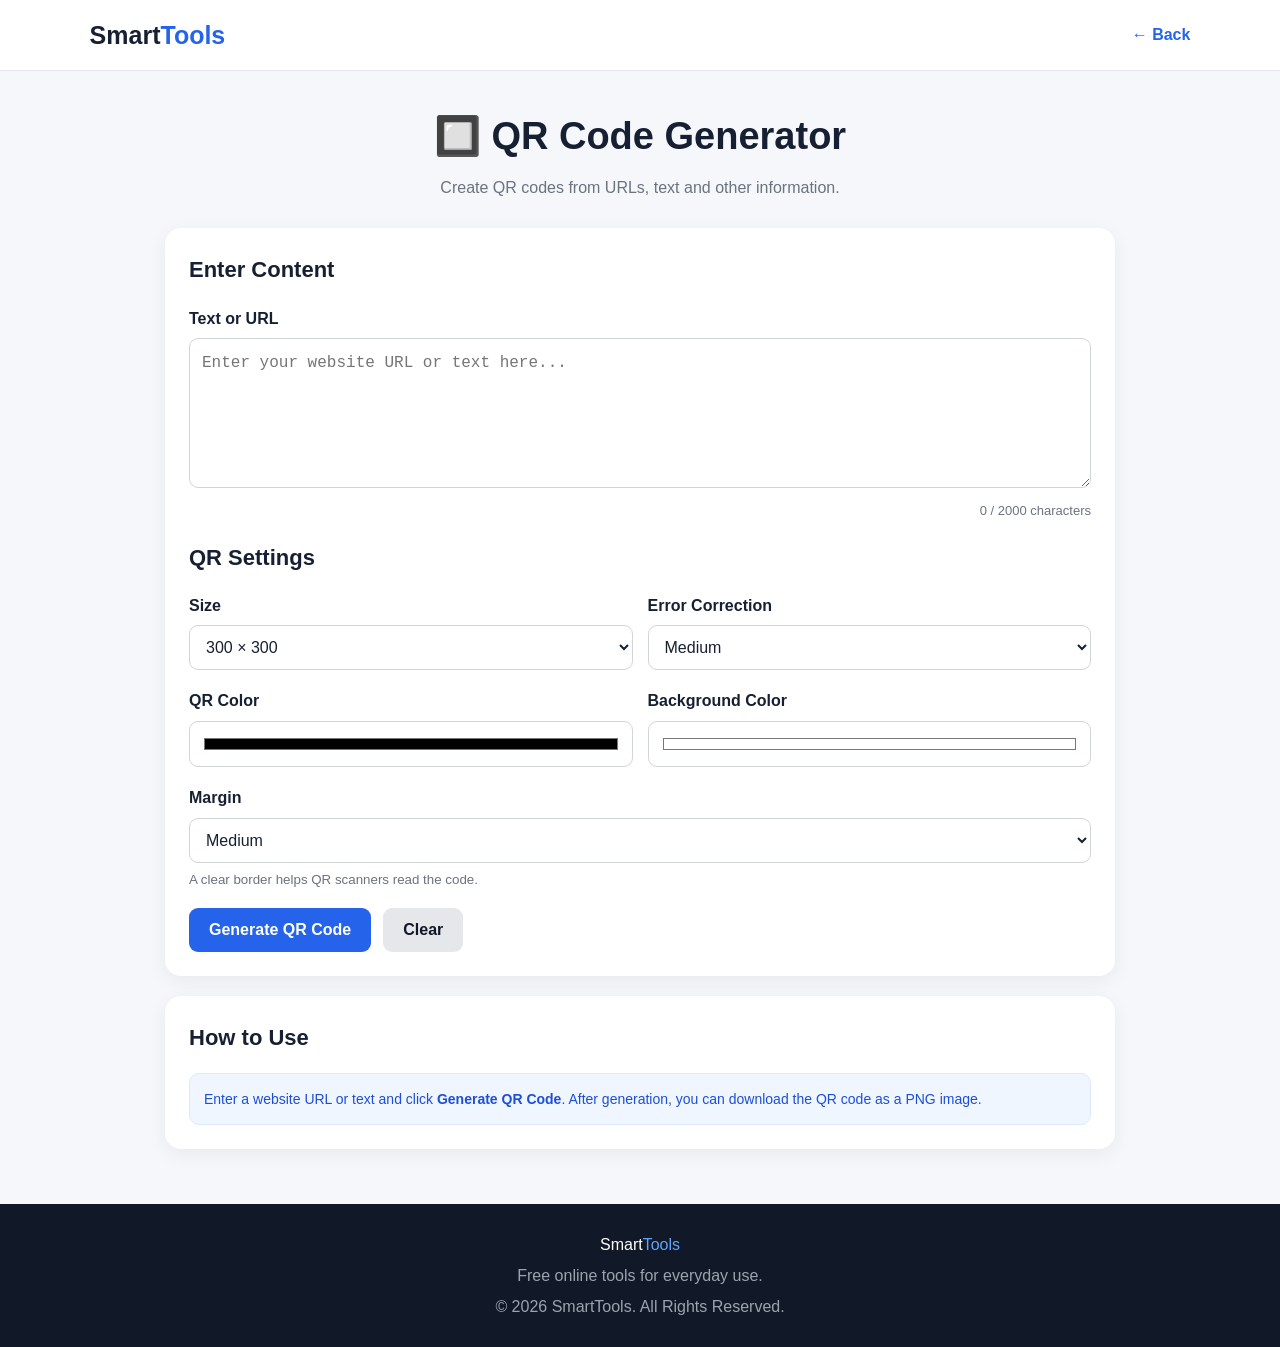
<file: qr-code-generator.html>
<!DOCTYPE html>
<html lang="en">

<head>
<meta charset="UTF-8">
<meta name="viewport" content="width=device-width, initial-scale=1.0">
<title>QR Code Generator Free Online - Create QR Code Instantly | SmartTools</title>
<meta name="description" content="Generate QR codes online for free. Create QR codes from URLs, text, phone numbers and more. Download as PNG instantly. No signup, no watermark, 100% free QR code generator.">
<meta name="keywords" content="QR code generator, free QR code, create QR code online, QR code maker, generate QR code, URL to QR code, text to QR code, QR code download">
<meta name="robots" content="index, follow">
<meta name="author" content="SmartTools">
<link rel="canonical" href="https://satishkrsingh123.github.io/Smart-tools---Free-Online-Tools/qr-code-generator.html">
<meta property="og:title" content="QR Code Generator Free Online - Create QR Code Instantly | SmartTools">
<meta property="og:description" content="Generate QR codes online for free from URLs, text and more. Download as PNG instantly. No signup required.">
<meta property="og:url" content="https://satishkrsingh123.github.io/Smart-tools---Free-Online-Tools/qr-code-generator.html">
<meta property="og:type" content="website">
<meta property="og:site_name" content="SmartTools">
<meta name="twitter:card" content="summary">
<meta name="twitter:title" content="QR Code Generator Free Online | SmartTools">
<meta name="twitter:description" content="Generate QR codes online for free. Create from URLs, text and more. No signup required.">
<meta name="theme-color" content="#2563eb">

<style>

*{
    box-sizing:border-box;
    margin:0;
    padding:0;
}

body{
    font-family:Arial,Helvetica,sans-serif;
    background:#f5f7fb;
    color:#172033;
    line-height:1.6;
}

header{
    background:#fff;
    border-bottom:1px solid #e5e7eb;
    padding:15px 7%;
    display:flex;
    justify-content:space-between;
    align-items:center;
    position:sticky;
    top:0;
    z-index:20;
}

.logo{
    color:#172033;
    text-decoration:none;
    font-size:25px;
    font-weight:800;
}

.logo span{
    color:#2563eb;
}

.back{
    color:#2563eb;
    text-decoration:none;
    font-weight:700;
}

.container{
    width:min(950px,92%);
    margin:35px auto 55px;
}

.hero{
    text-align:center;
    margin-bottom:28px;
}

.hero h1{
    font-size:38px;
    margin-bottom:8px;
}

.hero p{
    color:#6b7280;
}

.card{
    background:#fff;
    border-radius:16px;
    padding:24px;
    margin-bottom:20px;
    box-shadow:0 5px 20px rgba(0,0,0,.06);
}

.card h2{
    font-size:22px;
    margin-bottom:18px;
}

.field{
    margin-bottom:18px;
}

.field label{
    display:block;
    font-weight:700;
    margin-bottom:7px;
}

.field textarea,
.field input,
.field select{
    width:100%;
    padding:12px;
    border:1px solid #d1d5db;
    border-radius:9px;
    font-size:16px;
    background:#fff;
    color:#172033;
    outline:none;
}

.field textarea{
    min-height:150px;
    resize:vertical;
    line-height:1.6;
}

.field textarea:focus,
.field input:focus,
.field select:focus{
    border-color:#2563eb;
    box-shadow:0 0 0 3px rgba(37,99,235,.10);
}

.field small{
    display:block;
    margin-top:6px;
    color:#6b7280;
}

.counter{
    text-align:right;
    color:#6b7280;
    font-size:13px;
    margin-top:5px;
}

.grid{
    display:grid;
    grid-template-columns:1fr 1fr;
    gap:15px;
}

.color-grid{
    display:grid;
    grid-template-columns:1fr 1fr;
    gap:15px;
}

.color-input{
    width:100%;
    height:46px;
    padding:3px;
    border:1px solid #d1d5db;
    border-radius:9px;
    cursor:pointer;
    background:#fff;
}

.actions{
    display:flex;
    gap:12px;
    flex-wrap:wrap;
    margin-top:15px;
}

.btn{
    border:0;
    border-radius:9px;
    padding:13px 20px;
    font-size:16px;
    font-weight:700;
    cursor:pointer;
}

.primary{
    background:#2563eb;
    color:#fff;
}

.primary:hover{
    background:#1d4ed8;
}

.secondary{
    background:#e5e7eb;
    color:#111827;
}

.secondary:hover{
    background:#d1d5db;
}

.success{
    background:#16a34a;
    color:#fff;
}

.success:hover{
    background:#15803d;
}

.btn:disabled{
    opacity:.6;
    cursor:not-allowed;
}

.result{
    display:none;
    text-align:center;
}

.result.show{
    display:block;
}

.qr-wrapper{
    display:flex;
    justify-content:center;
    align-items:center;
    min-height:330px;
    padding:20px;
    background:#f8fafc;
    border:1px solid #e5e7eb;
    border-radius:14px;
    overflow:hidden;
}

#qrImage{
    display:block;
    width:auto;
    height:auto;
    max-width:100%;
    max-height:600px;
    background:#fff;
    image-rendering:auto;
}

.result-info{
    margin-top:15px;
    color:#64748b;
    font-size:14px;
    line-height:1.8;
    word-break:break-word;
}

.message{
    display:none;
    margin-top:15px;
    padding:12px;
    border-radius:9px;
    font-size:14px;
}

.message.show{
    display:block;
}

.message.error{
    background:#fef2f2;
    color:#b91c1c;
}

.message.success{
    background:#f0fdf4;
    color:#166534;
}

.info-box{
    background:#eff6ff;
    border:1px solid #dbeafe;
    color:#1d4ed8;
    padding:14px;
    border-radius:10px;
    font-size:14px;
}

.loading{
    display:none;
    margin-top:15px;
    color:#6b7280;
    text-align:center;
}

.loading.show{
    display:block;
}

footer{
    background:#111827;
    color:#fff;
    text-align:center;
    padding:28px 20px;
}

footer span{
    color:#60a5fa;
}

footer p{
    color:#9ca3af;
    margin-top:5px;
}

@media(max-width:650px){
    header{ padding:14px 5%; }
    .logo{ font-size:21px; }
    .back{ font-size:14px; }
    .container{ width:92%; margin-top:25px; }
    .hero h1{ font-size:30px; }
    .card{ padding:19px; }
    .grid, .color-grid{ grid-template-columns:1fr; }
    .actions{ flex-direction:column; }
    .btn{ width:100%; }
    .qr-wrapper{ min-height:260px; padding:12px; }
}

</style>
</head>


<body>

<header>
<a href="index.html" class="logo">Smart<span>Tools</span></a>
<a href="index.html" class="back">← Back</a>
</header>

<main class="container">

<div class="hero">
<h1>🔲 QR Code Generator</h1>
<p>Create QR codes from URLs, text and other information.</p>
</div>

<div class="card">
<h2>Enter Content</h2>

<div class="field">
<label for="qrText">Text or URL</label>
<textarea id="qrText" maxlength="2000" placeholder="Enter your website URL or text here..." spellcheck="false"></textarea>
<div class="counter"><span id="charCount">0</span> / 2000 characters</div>
</div>

<h2>QR Settings</h2>

<div class="grid">
<div class="field">
<label for="qrSize">Size</label>
<select id="qrSize">
<option value="200">200 × 200</option>
<option value="300" selected>300 × 300</option>
<option value="400">400 × 400</option>
<option value="500">500 × 500</option>
<option value="600">600 × 600</option>
<option value="800">800 × 800</option>
</select>
</div>

<div class="field">
<label for="ecc">Error Correction</label>
<select id="ecc">
<option value="L">Low</option>
<option value="M" selected>Medium</option>
<option value="Q">Quartile</option>
<option value="H">High</option>
</select>
</div>
</div>

<div class="color-grid">
<div class="field">
<label for="darkColor">QR Color</label>
<input type="color" id="darkColor" class="color-input" value="#000000">
</div>
<div class="field">
<label for="lightColor">Background Color</label>
<input type="color" id="lightColor" class="color-input" value="#ffffff">
</div>
</div>

<div class="field">
<label for="margin">Margin</label>
<select id="margin">
<option value="1">Small</option>
<option value="2" selected>Medium</option>
<option value="4">Large</option>
</select>
<small>A clear border helps QR scanners read the code.</small>
</div>

<div class="actions">
<button type="button" id="generateBtn" class="btn primary">Generate QR Code</button>
<button type="button" id="clearBtn" class="btn secondary">Clear</button>
</div>

<div id="loading" class="loading">Generating QR Code...</div>
<div id="message" class="message"></div>
</div>

<div id="result" class="card result">
<h2>Your QR Code</h2>
<div class="qr-wrapper">
<img id="qrImage" alt="Generated QR Code">
</div>
<div id="resultInfo" class="result-info"></div>
<div class="actions">
<button type="button" id="downloadBtn" class="btn success">⬇️ Download PNG</button>
<button type="button" id="regenerateBtn" class="btn secondary">🔄 Regenerate</button>
</div>
</div>

<div class="card">
<h2>How to Use</h2>
<div class="info-box">
Enter a website URL or text and click <strong>Generate QR Code</strong>. After generation, you can download the QR code as a PNG image.
</div>
</div>

</main>

<footer>
<div>Smart<span>Tools</span></div>
<p>Free online tools for everyday use.</p>
<p>© 2026 SmartTools. All Rights Reserved.</p>
</footer>

<script>
"use strict";

const qrText = document.getElementById("qrText");
const charCount = document.getElementById("charCount");
const qrSize = document.getElementById("qrSize");
const ecc = document.getElementById("ecc");
const darkColor = document.getElementById("darkColor");
const lightColor = document.getElementById("lightColor");
const margin = document.getElementById("margin");
const generateBtn = document.getElementById("generateBtn");
const clearBtn = document.getElementById("clearBtn");
const regenerateBtn = document.getElementById("regenerateBtn");
const downloadBtn = document.getElementById("downloadBtn");
const qrImage = document.getElementById("qrImage");
const result = document.getElementById("result");
const resultInfo = document.getElementById("resultInfo");
const message = document.getElementById("message");
const loading = document.getElementById("loading");

qrText.addEventListener("input", function(){
    charCount.textContent = qrText.value.length;
});

generateBtn.addEventListener("click", generateQR);
regenerateBtn.addEventListener("click", generateQR);

function generateQR(){
    const data = qrText.value.trim();
    if(!data){ showMessage("Please enter a URL or text first.","error"); qrText.focus(); return; }
    if(data.length > 2000){ showMessage("Maximum 2000 characters are supported.","error"); return; }
    if(darkColor.value.toLowerCase() === lightColor.value.toLowerCase()){ showMessage("QR color and background color cannot be the same.","error"); return; }
    generateBtn.disabled = true;
    regenerateBtn.disabled = true;
    clearBtn.disabled = true;
    loading.classList.add("show");
    showMessage("","normal");
    const size = Number(qrSize.value);
    const apiURL = "https://api.qrserver.com/v1/create-qr-code/" +
        "?size=" + encodeURIComponent(size + "x" + size) +
        "&data=" + encodeURIComponent(data) +
        "&ecc=" + encodeURIComponent(ecc.value) +
        "&format=png" +
        "&color=" + encodeURIComponent(darkColor.value.replace("#","")) +
        "&bgcolor=" + encodeURIComponent(lightColor.value.replace("#","")) +
        "&qzone=" + encodeURIComponent(margin.value);
    const testImage = new Image();
    testImage.onload = function(){
        qrImage.src = apiURL;
        resultInfo.innerHTML = "Size: <strong>" + size + " × " + size + " px</strong><br>Error correction: <strong>" + getECCName(ecc.value) + "</strong><br>Content: <strong>" + escapeHTML(data.length > 100 ? data.substring(0,100) + "..." : data) + "</strong>";
        result.classList.add("show");
        loading.classList.remove("show");
        showMessage("✓ QR code generated successfully.","success");
        generateBtn.disabled = false;
        regenerateBtn.disabled = false;
        clearBtn.disabled = false;
        setTimeout(function(){ result.scrollIntoView({ behavior:"smooth", block:"start" }); }, 100);
    };
    testImage.onerror = function(){
        loading.classList.remove("show");
        generateBtn.disabled = false;
        regenerateBtn.disabled = false;
        clearBtn.disabled = false;
        showMessage("QR service could not generate the image. Please check your internet connection and try again.","error");
    };
    testImage.src = apiURL;
}

downloadBtn.addEventListener("click", async function(){
    if(!qrImage.src || !qrImage.complete || qrImage.naturalWidth === 0){ showMessage("Generate a QR code first.","error"); return; }
    try{
        const response = await fetch(qrImage.src, { mode:"cors" });
        if(!response.ok){ throw new Error("Download request failed."); }
        const blob = await response.blob();
        const url = URL.createObjectURL(blob);
        const link = document.createElement("a");
        link.href = url;
        link.download = "smarttools-qr-code.png";
        document.body.appendChild(link);
        link.click();
        link.remove();
        setTimeout(function(){ URL.revokeObjectURL(url); }, 1000);
        showMessage("✓ QR code downloaded successfully.","success");
    }catch(error){
        window.open(qrImage.src, "_blank");
        showMessage("QR image opened in a new tab. You can save it from there.","success");
    }
});

clearBtn.addEventListener("click", function(){
    qrText.value = "";
    charCount.textContent = "0";
    qrImage.removeAttribute("src");
    result.classList.remove("show");
    resultInfo.innerHTML = "";
    loading.classList.remove("show");
    showMessage("","normal");
    qrText.focus();
});

function getECCName(value){
    const names = { L:"Low", M:"Medium", Q:"Quartile", H:"High" };
    return names[value] || value;
}

function escapeHTML(value){
    return value.replace(/&/g,"&amp;").replace(/</g,"&lt;").replace(/>/g,"&gt;").replace(/"/g,"&quot;").replace(/'/g,"&#039;");
}

function showMessage(text, type){
    message.textContent = text;
    if(!text){ message.className = "message"; return; }
    message.className = type === "error" ? "message show error" : "message show success";
}
</script>

</body>
</html>
</file>
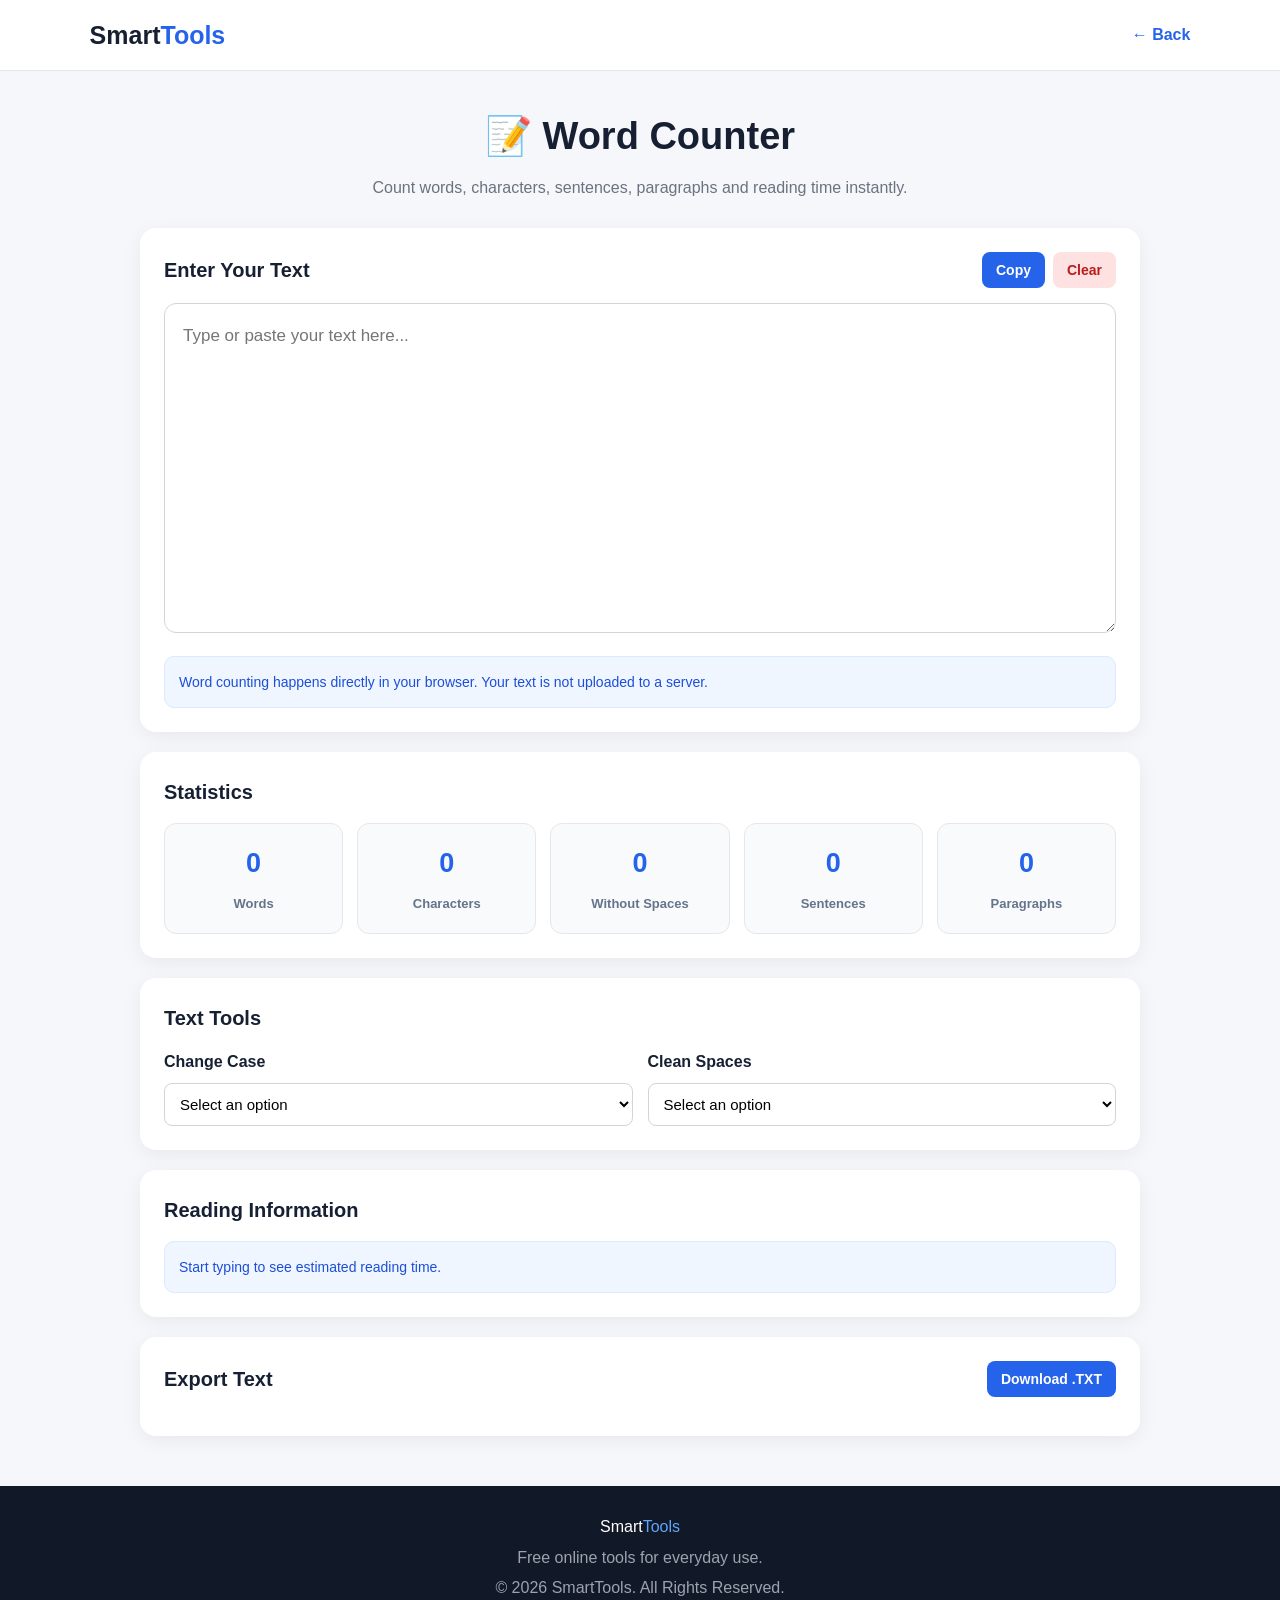
<file: word-counter.html>
<!DOCTYPE html>
<html lang="en">
<head>
<meta charset="UTF-8">
<meta name="viewport" content="width=device-width, initial-scale=1.0">
<title>Word Counter Online Free - Count Words, Characters & Sentences | SmartTools</title>
<meta name="description" content="Count words, characters, sentences, paragraphs and reading time online for free. Fast and accurate word counter tool. No signup, no watermark, 100% free.">
<meta name="keywords" content="word counter, character counter, count words online, free word counter, text counter, sentence counter, paragraph counter, reading time calculator, online word count">
<meta name="robots" content="index, follow">
<meta name="author" content="SmartTools">
<link rel="canonical" href="https://satishkrsingh123.github.io/Smart-tools---Free-Online-Tools/word-counter.html">
<meta property="og:title" content="Word Counter Online Free - Count Words, Characters & Sentences | SmartTools">
<meta property="og:description" content="Count words, characters, sentences and paragraphs online for free. No signup required.">
<meta property="og:url" content="https://satishkrsingh123.github.io/Smart-tools---Free-Online-Tools/word-counter.html">
<meta property="og:type" content="website">
<meta property="og:site_name" content="SmartTools">
<meta name="twitter:card" content="summary">
<meta name="twitter:title" content="Word Counter Online Free | SmartTools">
<meta name="twitter:description" content="Count words, characters, sentences and paragraphs online for free. No signup required.">
<meta name="theme-color" content="#2563eb">

<style>
*{
    box-sizing:border-box;
    margin:0;
    padding:0;
}

body{
    font-family:Arial,Helvetica,sans-serif;
    background:#f5f7fb;
    color:#172033;
    line-height:1.6;
}

header{
    background:#fff;
    border-bottom:1px solid #e5e7eb;
    padding:15px 7%;
    display:flex;
    align-items:center;
    justify-content:space-between;
    position:sticky;
    top:0;
    z-index:20;
}

.logo{
    color:#172033;
    text-decoration:none;
    font-size:25px;
    font-weight:800;
}

.logo span{
    color:#2563eb;
}

.back{
    color:#2563eb;
    text-decoration:none;
    font-weight:700;
}

.container{
    width:min(1000px,92%);
    margin:35px auto 50px;
}

.hero{
    text-align:center;
    margin-bottom:28px;
}

.hero h1{
    font-size:38px;
    margin-bottom:8px;
}

.hero p{
    color:#6b7280;
}

.card{
    background:#fff;
    border-radius:16px;
    padding:24px;
    margin-bottom:20px;
    box-shadow:0 5px 20px rgba(0,0,0,.06);
}

.toolbar{
    display:flex;
    justify-content:space-between;
    align-items:center;
    gap:12px;
    flex-wrap:wrap;
    margin-bottom:15px;
}

.toolbar-title{
    font-size:20px;
    font-weight:800;
}

.toolbar-actions{
    display:flex;
    gap:8px;
    flex-wrap:wrap;
}

.btn{
    border:0;
    border-radius:8px;
    padding:10px 14px;
    font-size:14px;
    font-weight:700;
    cursor:pointer;
}

.btn-primary{
    background:#2563eb;
    color:#fff;
}

.btn-secondary{
    background:#e5e7eb;
    color:#111827;
}

.btn-danger{
    background:#fee2e2;
    color:#b91c1c;
}

.btn:active{
    transform:scale(.98);
}

#textInput{
    width:100%;
    min-height:330px;
    resize:vertical;
    padding:18px;
    border:1px solid #d1d5db;
    border-radius:12px;
    outline:none;
    font-family:Arial,Helvetica,sans-serif;
    font-size:17px;
    line-height:1.7;
    color:#172033;
    background:#fff;
}

#textInput:focus{
    border-color:#2563eb;
    box-shadow:0 0 0 3px rgba(37,99,235,.10);
}

.stats{
    display:grid;
    grid-template-columns:repeat(5,1fr);
    gap:14px;
}

.stat{
    background:#f8fafc;
    border:1px solid #e5e7eb;
    border-radius:12px;
    padding:18px 12px;
    text-align:center;
}

.stat-value{
    display:block;
    font-size:27px;
    font-weight:800;
    color:#2563eb;
    margin-bottom:4px;
}

.stat-label{
    color:#64748b;
    font-size:13px;
    font-weight:700;
}

.tools{
    display:grid;
    grid-template-columns:1fr 1fr;
    gap:15px;
}

.tool-field{
    display:flex;
    flex-direction:column;
    gap:8px;
}

.tool-field label{
    font-weight:700;
}

.tool-field select{
    width:100%;
    padding:11px;
    border:1px solid #d1d5db;
    border-radius:8px;
    background:#fff;
    font-size:15px;
}

.info-box{
    background:#eff6ff;
    border:1px solid #dbeafe;
    color:#1d4ed8;
    border-radius:10px;
    padding:14px;
    margin-top:15px;
    font-size:14px;
}

footer{
    background:#111827;
    color:#fff;
    text-align:center;
    padding:28px 20px;
}

footer span{
    color:#60a5fa;
}

footer p{
    color:#9ca3af;
    margin-top:5px;
}

@media(max-width:800px){
    .stats{ grid-template-columns:repeat(3,1fr); }
}

@media(max-width:600px){
    header{ padding:14px 5%; }
    .logo{ font-size:21px; }
    .container{ width:92%; margin-top:25px; }
    .hero h1{ font-size:30px; }
    .card{ padding:18px; }
    #textInput{ min-height:280px; font-size:16px; }
    .stats{ grid-template-columns:repeat(2,1fr); }
    .tools{ grid-template-columns:1fr; }
    .toolbar{ align-items:flex-start; }
    .toolbar-actions{ width:100%; }
    .toolbar-actions .btn{ flex:1; }
}
</style>
</head>

<body>

<header>
    <a href="index.html" class="logo">Smart<span>Tools</span></a>
    <a href="index.html" class="back">← Back</a>
</header>

<main class="container">

    <div class="hero">
        <h1>📝 Word Counter</h1>
        <p>Count words, characters, sentences, paragraphs and reading time instantly.</p>
    </div>

    <div class="card">
        <div class="toolbar">
            <div class="toolbar-title">Enter Your Text</div>
            <div class="toolbar-actions">
                <button type="button" id="copyBtn" class="btn btn-primary">Copy</button>
                <button type="button" id="clearBtn" class="btn btn-danger">Clear</button>
            </div>
        </div>
        <textarea id="textInput" placeholder="Type or paste your text here..." spellcheck="true" aria-label="Text input"></textarea>
        <div class="info-box">Word counting happens directly in your browser. Your text is not uploaded to a server.</div>
    </div>

    <div class="card">
        <div class="toolbar-title" style="margin-bottom:15px;">Statistics</div>
        <div class="stats">
            <div class="stat"><span id="wordCount" class="stat-value">0</span><span class="stat-label">Words</span></div>
            <div class="stat"><span id="charCount" class="stat-value">0</span><span class="stat-label">Characters</span></div>
            <div class="stat"><span id="charNoSpaceCount" class="stat-value">0</span><span class="stat-label">Without Spaces</span></div>
            <div class="stat"><span id="sentenceCount" class="stat-value">0</span><span class="stat-label">Sentences</span></div>
            <div class="stat"><span id="paragraphCount" class="stat-value">0</span><span class="stat-label">Paragraphs</span></div>
        </div>
    </div>

    <div class="card">
        <div class="toolbar-title" style="margin-bottom:15px;">Text Tools</div>
        <div class="tools">
            <div class="tool-field">
                <label for="caseSelect">Change Case</label>
                <select id="caseSelect">
                    <option value="none">Select an option</option>
                    <option value="upper">UPPERCASE</option>
                    <option value="lower">lowercase</option>
                    <option value="title">Title Case</option>
                    <option value="sentence">Sentence case</option>
                </select>
            </div>
            <div class="tool-field">
                <label for="spaceSelect">Clean Spaces</label>
                <select id="spaceSelect">
                    <option value="none">Select an option</option>
                    <option value="extra">Remove Extra Spaces</option>
                    <option value="lines">Remove Empty Lines</option>
                    <option value="both">Clean Spaces & Empty Lines</option>
                </select>
            </div>
        </div>
    </div>

    <div class="card">
        <div class="toolbar-title">Reading Information</div>
        <div id="readingInfo" class="info-box">Start typing to see estimated reading time.</div>
    </div>

    <div class="card">
        <div class="toolbar">
            <div class="toolbar-title">Export Text</div>
            <div class="toolbar-actions">
                <button type="button" id="downloadBtn" class="btn btn-primary">Download .TXT</button>
            </div>
        </div>
    </div>

</main>

<footer>
    <div>Smart<span>Tools</span></div>
    <p>Free online tools for everyday use.</p>
    <p>© 2026 SmartTools. All Rights Reserved.</p>
</footer>

<script>
"use strict";

const textInput = document.getElementById("textInput");
const wordCount = document.getElementById("wordCount");
const charCount = document.getElementById("charCount");
const charNoSpaceCount = document.getElementById("charNoSpaceCount");
const sentenceCount = document.getElementById("sentenceCount");
const paragraphCount = document.getElementById("paragraphCount");
const readingInfo = document.getElementById("readingInfo");
const copyBtn = document.getElementById("copyBtn");
const clearBtn = document.getElementById("clearBtn");
const downloadBtn = document.getElementById("downloadBtn");
const caseSelect = document.getElementById("caseSelect");
const spaceSelect = document.getElementById("spaceSelect");

textInput.addEventListener("input", updateStats);

function updateStats(){
    const text = textInput.value;
    const trimmed = text.trim();
    let words = [];
    if(trimmed){
        try{ words = trimmed.match(/[\p{L}\p{N}]+(?:[''\-][\p{L}\p{N}]+)*/gu) || []; }
        catch(error){ words = trimmed.split(/\s+/).filter(Boolean); }
    }
    const wordsNumber = words.length;
    const characters = Array.from(text).length;
    const charactersWithoutSpaces = Array.from(text.replace(/\s/g,"")).length;
    let sentences = 0;
    if(trimmed){
        const matches = trimmed.match(/[^.!?…]+[.!?…]+(?=\s|$)/gu);
        if(matches){ sentences = matches.length; }else{ sentences = 1; }
    }
    const paragraphs = trimmed ? trimmed.split(/\n\s*\n/).filter(paragraph => paragraph.trim().length > 0).length : 0;
    wordCount.textContent = formatNumber(wordsNumber);
    charCount.textContent = formatNumber(characters);
    charNoSpaceCount.textContent = formatNumber(charactersWithoutSpaces);
    sentenceCount.textContent = formatNumber(sentences);
    paragraphCount.textContent = formatNumber(paragraphs);
    updateReadingTime(wordsNumber);
}

function updateReadingTime(words){
    const wordsPerMinute = 200;
    if(!words){ readingInfo.textContent = "Start typing to see estimated reading time."; return; }
    const minutes = words / wordsPerMinute;
    const totalSeconds = Math.max(1, Math.round(minutes * 60));
    const displayMinutes = Math.floor(totalSeconds / 60);
    const seconds = totalSeconds % 60;
    let text = "Estimated reading time: ";
    if(displayMinutes > 0){ text += displayMinutes + (displayMinutes === 1 ? " minute" : " minutes"); }
    if(seconds > 0){ if(displayMinutes > 0){ text += " "; } text += seconds + (seconds === 1 ? " second" : " seconds"); }
    readingInfo.textContent = text;
}

function formatNumber(value){ return value.toLocaleString("en-IN"); }

copyBtn.addEventListener("click", async function(){
    const text = textInput.value;
    if(!text){ showButtonMessage(copyBtn,"Nothing to Copy"); return; }
    try{
        if(navigator.clipboard && window.isSecureContext){ await navigator.clipboard.writeText(text); }
        else{ textInput.focus(); textInput.select(); document.execCommand("copy"); textInput.setSelectionRange(textInput.value.length, textInput.value.length); }
        showButtonMessage(copyBtn,"Copied ✓");
    }catch(error){ showButtonMessage(copyBtn,"Copy Failed"); }
});

clearBtn.addEventListener("click", function(){
    if(!textInput.value){ return; }
    textInput.value = "";
    updateStats();
    textInput.focus();
});

caseSelect.addEventListener("change", function(){
    const type = caseSelect.value;
    if(type === "none"){ return; }
    const text = textInput.value;
    if(!text){ caseSelect.value = "none"; return; }
    if(type === "upper"){ textInput.value = text.toUpperCase(); }
    if(type === "lower"){ textInput.value = text.toLowerCase(); }
    if(type === "title"){ textInput.value = toTitleCase(text); }
    if(type === "sentence"){ textInput.value = toSentenceCase(text); }
    updateStats();
    caseSelect.value = "none";
});

function toTitleCase(text){
    return text.replace(/\S+/g, function(word){ return word.charAt(0).toUpperCase() + word.slice(1).toLowerCase(); });
}

function toSentenceCase(text){
    let result = text.toLowerCase();
    result = result.replace(/(^\s*[a-zà-ÿ\u0100-\u017f]|\.\s*[a-zà-ÿ\u0100-\u017f]|\!\s*[a-zà-ÿ\u0100-\u017f]|\?\s*[a-zà-ÿ\u0100-\u017f])/g, function(match){
        const last = match.charAt(match.length - 1);
        if(match.length === 1){ return match.toUpperCase(); }
        return match.slice(0, match.length - 1) + last.toUpperCase();
    });
    return result;
}

spaceSelect.addEventListener("change", function(){
    const type = spaceSelect.value;
    if(type === "none"){ return; }
    let text = textInput.value;
    if(type === "extra"){ text = text.replace(/[ \t]+/g," ").replace(/[ \t]+\n/g,"\n").replace(/\n[ \t]+/g,"\n"); }
    if(type === "lines"){ text = text.replace(/^\s*[\r\n]/gm,""); }
    if(type === "both"){ text = text.replace(/[ \t]+/g," ").replace(/[ \t]+\n/g,"\n").replace(/\n[ \t]+/g,"\n").replace(/^\s*[\r\n]/gm,""); }
    textInput.value = text;
    updateStats();
    spaceSelect.value = "none";
});

downloadBtn.addEventListener("click", function(){
    const text = textInput.value;
    if(!text){ showButtonMessage(downloadBtn,"No Text"); return; }
    const blob = new Blob([text], { type:"text/plain;charset=utf-8" });
    const url = URL.createObjectURL(blob);
    const link = document.createElement("a");
    link.href = url;
    link.download = "smarttools-word-counter.txt";
    document.body.appendChild(link);
    link.click();
    link.remove();
    setTimeout(function(){ URL.revokeObjectURL(url); }, 1000);
    showButtonMessage(downloadBtn,"Downloaded ✓");
});

function showButtonMessage(button, text){
    const original = button.textContent;
    button.textContent = text;
    button.disabled = true;
    setTimeout(function(){ button.textContent = original; button.disabled = false; }, 1500);
}

updateStats();
</script>

</body>
</html>
</file>
<file: style.css>
/* =========================================
   SMARTTOOLS - style.css
   ========================================= */

* {
    margin: 0;
    padding: 0;
    box-sizing: border-box;
}

html {
    scroll-behavior: smooth;
}

body {
    font-family: Arial, Helvetica, sans-serif;
    background: #f5f7fb;
    color: #1f2937;
    line-height: 1.6;
    transition: background 0.3s ease, color 0.3s ease;
}

a {
    text-decoration: none;
}

button,
input {
    font-family: inherit;
}


/* =========================================
   HEADER
   ========================================= */

.header {
    width: 100%;
    min-height: 70px;

    background: rgba(255, 255, 255, 0.96);

    display: flex;
    align-items: center;
    justify-content: space-between;

    padding: 15px 7%;

    position: sticky;
    top: 0;
    z-index: 1000;

    box-shadow: 0 2px 15px rgba(0, 0, 0, 0.08);

    backdrop-filter: blur(10px);
}

.logo {
    color: #111827;
    font-size: 26px;
    font-weight: 800;
    white-space: nowrap;
}

.logo span {
    color: #2563eb;
}

nav {
    display: flex;
    align-items: center;
    gap: 28px;
}

nav a {
    color: #374151;
    font-size: 15px;
    font-weight: 600;
    transition: 0.2s;
}

nav a:hover {
    color: #2563eb;
}

.theme-btn {
    width: 42px;
    height: 42px;

    border: none;
    border-radius: 50%;

    background: #eef2ff;

    cursor: pointer;
    font-size: 19px;

    transition: 0.2s;
}

.theme-btn:hover {
    transform: scale(1.08);
}


/* =========================================
   HERO
   ========================================= */

.hero {
    min-height: 500px;

    background:
        radial-gradient(
            circle at top right,
            rgba(255,255,255,0.18),
            transparent 30%
        ),
        linear-gradient(
            135deg,
            #2563eb,
            #4f46e5
        );

    color: white;

    display: flex;
    align-items: center;
    justify-content: center;

    text-align: center;

    padding: 70px 20px;
}

.hero-content {
    width: 100%;
    max-width: 850px;
}

.badge {
    display: inline-block;

    background: rgba(255,255,255,0.16);

    border: 1px solid rgba(255,255,255,0.25);

    padding: 8px 16px;

    border-radius: 30px;

    font-size: 14px;
    font-weight: 600;

    margin-bottom: 22px;
}

.hero h1 {
    font-size: clamp(38px, 6vw, 64px);

    line-height: 1.15;

    margin-bottom: 20px;
}

.hero h1 span {
    color: #dbeafe;
}

.hero p {
    max-width: 650px;

    margin: auto;

    font-size: 18px;

    line-height: 1.7;

    color: #eff6ff;
}

.hero-buttons {
    display: flex;
    justify-content: center;
    align-items: center;

    gap: 14px;

    margin-top: 30px;

    flex-wrap: wrap;
}

.main-btn,
.secondary-btn {
    display: inline-flex;

    align-items: center;
    justify-content: center;

    min-height: 48px;

    padding: 12px 25px;

    border-radius: 10px;

    font-weight: 700;

    transition: 0.25s;
}

.main-btn {
    background: white;
    color: #2563eb;
}

.secondary-btn {
    border: 1px solid rgba(255,255,255,0.5);
    color: white;
    background: rgba(255,255,255,0.08);
}

.main-btn:hover,
.secondary-btn:hover {
    transform: translateY(-2px);
}


/* =========================================
   SECTION HEADING
   ========================================= */

.section-heading {
    text-align: center;
    margin-bottom: 35px;
}

.section-heading span {
    color: #2563eb;

    font-size: 13px;

    font-weight: 800;

    letter-spacing: 1.5px;
}

.section-heading h2 {
    font-size: 36px;

    margin: 7px 0;

    color: #111827;
}

.section-heading p {
    color: #6b7280;

    font-size: 16px;
}


/* =========================================
   TOOLS SECTION
   ========================================= */

.tools-section {
    padding: 80px 7%;
    max-width: 1500px;
    margin: auto;
}


/* =========================================
   SEARCH
   ========================================= */

.search-box {
    max-width: 650px;

    margin: 0 auto 25px;

    display: flex;
    align-items: center;

    gap: 10px;

    background: white;

    border: 1px solid #e5e7eb;

    border-radius: 12px;

    padding: 5px 16px;

    box-shadow: 0 5px 20px rgba(0,0,0,0.05);
}

.search-box span {
    font-size: 18px;
}

.search-box input {
    width: 100%;

    border: none;
    outline: none;

    background: transparent;

    padding: 12px 5px;

    font-size: 15px;

    color: #111827;
}


/* =========================================
   CATEGORIES
   ========================================= */

.categories {
    display: flex;

    justify-content: center;

    gap: 10px;

    flex-wrap: wrap;

    margin-bottom: 40px;
}

.category {
    border: 1px solid #dbe2ea;

    background: white;

    color: #374151;

    padding: 9px 16px;

    border-radius: 30px;

    font-size: 14px;

    font-weight: 600;

    cursor: pointer;

    transition: 0.2s;
}

.category:hover {
    border-color: #2563eb;
    color: #2563eb;
}

.category.active {
    background: #2563eb;
    color: white;
    border-color: #2563eb;
}


/* =========================================
   TOOLS GRID
   ========================================= */

.tools-container {
    display: grid;

    grid-template-columns:
        repeat(
            auto-fit,
            minmax(270px, 1fr)
        );

    gap: 24px;
}


/* =========================================
   TOOL CARD
   ========================================= */

.tool-card {
    background: white;

    border: 1px solid #e9edf3;

    border-radius: 18px;

    padding: 25px;

    box-shadow:
        0 7px 25px rgba(15,23,42,0.06);

    transition:
        transform 0.25s ease,
        box-shadow 0.25s ease;

    display: flex;

    flex-direction: column;
}

.tool-card:hover {
    transform: translateY(-5px);

    box-shadow:
        0 14px 35px rgba(15,23,42,0.10);
}

.tool-icon {
    width: 55px;
    height: 55px;

    display: flex;
    align-items: center;
    justify-content: center;

    border-radius: 14px;

    background: #eef4ff;

    font-size: 27px;

    margin-bottom: 17px;
}

.tool-card h3 {
    color: #111827;

    font-size: 21px;

    margin-bottom: 7px;
}

.tool-card p {
    color: #6b7280;

    font-size: 14px;

    line-height: 1.6;

    margin-bottom: 18px;
}

.tool-card label {
    font-size: 13px;

    font-weight: 600;

    color: #374151;

    margin-bottom: 6px;
}


/* =========================================
   INPUTS
   ========================================= */

.tool-card input {
    width: 100%;

    min-height: 45px;

    padding: 11px 13px;

    margin-bottom: 12px;

    border: 1px solid #d8dee8;

    border-radius: 9px;

    outline: none;

    background: #fff;

    color: #111827;

    font-size: 15px;

    transition: 0.2s;
}

.tool-card input:focus {
    border-color: #2563eb;

    box-shadow:
        0 0 0 3px rgba(37,99,235,0.10);
}


/* =========================================
   BUTTONS
   ========================================= */

.tool-card button {
    width: 100%;

    min-height: 45px;

    border: none;

    border-radius: 9px;

    background: #2563eb;

    color: white;

    font-size: 15px;

    font-weight: 700;

    cursor: pointer;

    transition: 0.2s;

    margin-top: auto;
}

.tool-card button:hover {
    background: #1d4ed8;
}

.tool-card button:active {
    transform: scale(0.98);
}


/* =========================================
   IMAGE RESIZER LINK
   ========================================= */

.tool-link {
    width: 100%;

    min-height: 45px;

    display: flex;

    align-items: center;

    justify-content: center;

    border-radius: 9px;

    background: #2563eb;

    color: white;

    font-size: 15px;

    font-weight: 700;

    transition: 0.2s;

    margin-top: auto;
}

.tool-link:hover {
    background: #1d4ed8;

    transform: translateY(-1px);
}


/* =========================================
   RESULT
   ========================================= */

.result {
    width: 100%;

    min-height: 44px;

    margin-top: 14px;

    padding: 10px;

    border-radius: 9px;

    background: #eef4ff;

    color: #1d4ed8;

    text-align: center;

    font-size: 14px;

    font-weight: 700;

    display: flex;

    align-items: center;

    justify-content: center;
}


/* =========================================
   COMING SOON
   ========================================= */

.coming-soon {
    opacity: 0.92;
}

.coming-soon .tool-icon {
    background: #f3f4f6;
}

.coming-btn {
    background: #6b7280 !important;

    cursor: pointer;
}

.coming-btn:hover {
    background: #4b5563 !important;
}


/* =========================================
   NO RESULTS
   ========================================= */

.no-results {
    grid-column: 1 / -1;

    text-align: center;

    background: white;

    padding: 45px 20px;

    border-radius: 16px;

    border: 1px solid #e5e7eb;
}

.no-results > div {
    font-size: 35px;
    margin-bottom: 8px;
}

.no-results h3 {
    color: #111827;
    margin-bottom: 5px;
}

.no-results p {
    color: #6b7280;
}


/* =========================================
   WHY SECTION
   ========================================= */

.why-section {
    background: white;

    padding: 80px 7%;
}

.features {
    max-width: 1200px;

    margin: auto;

    display: grid;

    grid-template-columns:
        repeat(
            auto-fit,
            minmax(210px, 1fr)
        );

    gap: 25px;
}

.feature {
    text-align: center;

    padding: 25px;
}

.feature-icon {
    width: 60px;
    height: 60px;

    margin: 0 auto 15px;

    display: flex;

    align-items: center;
    justify-content: center;

    border-radius: 50%;

    background: #eef4ff;

    font-size: 26px;
}

.feature h3 {
    color: #111827;

    margin-bottom: 8px;
}

.feature p {
    color: #6b7280;

    font-size: 14px;

    line-height: 1.6;
}


/* =========================================
   ABOUT
   ========================================= */

.about {
    padding: 80px 20px;

    text-align: center;

    background: #f5f7fb;
}

.about p {
    max-width: 750px;

    margin: auto;

    color: #6b7280;

    line-height: 1.8;

    font-size: 16px;
}


/* =========================================
   FOOTER
   ========================================= */

footer {
    background: #111827;

    color: white;

    text-align: center;

    padding: 40px 20px;
}

.footer-logo {
    font-size: 25px;

    font-weight: 800;

    margin-bottom: 8px;
}

.footer-logo span {
    color: #60a5fa;
}

footer > p {
    color: #9ca3af;

    font-size: 14px;
}

.footer-links {
    display: flex;

    justify-content: center;

    gap: 25px;

    margin: 20px 0;
}

.footer-links a {
    color: #d1d5db;

    font-size: 14px;

    transition: 0.2s;
}

.footer-links a:hover {
    color: white;
}

.copyright {
    border-top: 1px solid #374151;

    padding-top: 20px;

    margin-top: 20px;
}


/* =========================================
   DARK MODE
   ========================================= */

body.dark-mode {
    background: #0f172a;

    color: #e5e7eb;
}

body.dark-mode .header {
    background: rgba(15,23,42,0.96);

    box-shadow:
        0 2px 15px rgba(0,0,0,0.25);
}

body.dark-mode .logo {
    color: white;
}

body.dark-mode nav a {
    color: #d1d5db;
}

body.dark-mode nav a:hover {
    color: #60a5fa;
}

body.dark-mode .theme-btn {
    background: #1e293b;
}

body.dark-mode .section-heading h2,
body.dark-mode .tool-card h3,
body.dark-mode .feature h3,
body.dark-mode .no-results h3 {
    color: #f9fafb;
}

body.dark-mode .section-heading p,
body.dark-mode .tool-card p,
body.dark-mode .feature p,
body.dark-mode .about p {
    color: #94a3b8;
}

body.dark-mode .search-box,
body.dark-mode .category,
body.dark-mode .tool-card,
body.dark-mode .no-results {
    background: #1e293b;

    border-color: #334155;
}

body.dark-mode .search-box input,
body.dark-mode .tool-card input {
    color: #f8fafc;
}

body.dark-mode .tool-card input {
    background: #0f172a;

    border-color: #475569;
}

body.dark-mode .tool-card label {
    color: #cbd5e1;
}

body.dark-mode .category {
    color: #cbd5e1;
}

body.dark-mode .category.active {
    background: #2563eb;
    color: white;
}

body.dark-mode .result {
    background: #172554;

    color: #93c5fd;
}

body.dark-mode .about {
    background: #0f172a;
}

body.dark-mode .why-section {
    background: #111827;
}

body.dark-mode .feature-icon {
    background: #1e293b;
}


/* =========================================
   TABLET
   ========================================= */

@media (max-width: 800px) {

    .header {
        padding: 14px 5%;
    }

    .tools-section,
    .why-section {
        padding: 65px 5%;
    }

    .hero {
        min-height: 460px;
    }

    nav {
        gap: 17px;
    }

    nav a {
        font-size: 14px;
    }

}


/* =========================================
   MOBILE
   ========================================= */

@media (max-width: 600px) {

    .header {
        min-height: 62px;

        padding: 12px 4%;
    }

    .logo {
        font-size: 22px;
    }

    nav {
        gap: 10px;
    }

    nav a {
        font-size: 13px;
    }

    .theme-btn {
        width: 36px;
        height: 36px;

        font-size: 16px;
    }

    .hero {
        min-height: 470px;

        padding: 55px 18px;
    }

    .hero h1 {
        font-size: 38px;
    }

    .hero p {
        font-size: 16px;
    }

    .hero-buttons {
        flex-direction: column;

        width: 100%;
    }

    .main-btn,
    .secondary-btn {
        width: 100%;

        max-width: 280px;
    }

    .tools-section,
    .why-section {
        padding: 55px 4%;
    }

    .section-heading h2 {
        font-size: 30px;
    }

    .section-heading p {
        font-size: 14px;
    }

    .search-box {
        margin-bottom: 20px;
    }

    .categories {
        gap: 7px;

        margin-bottom: 30px;
    }

    .category {
        padding: 8px 12px;

        font-size: 13px;
    }

    .tools-container {
        grid-template-columns: 1fr;

        gap: 18px;
    }

    .tool-card {
        padding: 21px;

        border-radius: 15px;
    }

    .tool-card h3 {
        font-size: 20px;
    }

    .about {
        padding: 60px 20px;
    }

    .footer-links {
        gap: 18px;
    }

}


/* =========================================
   SMALL PHONES
   ========================================= */

@media (max-width: 380px) {

    nav {
        gap: 7px;
    }

    nav a {
        font-size: 12px;
    }

    .hero h1 {
        font-size: 33px;
    }

    .logo {
        font-size: 20px;
    }

}
</file>
